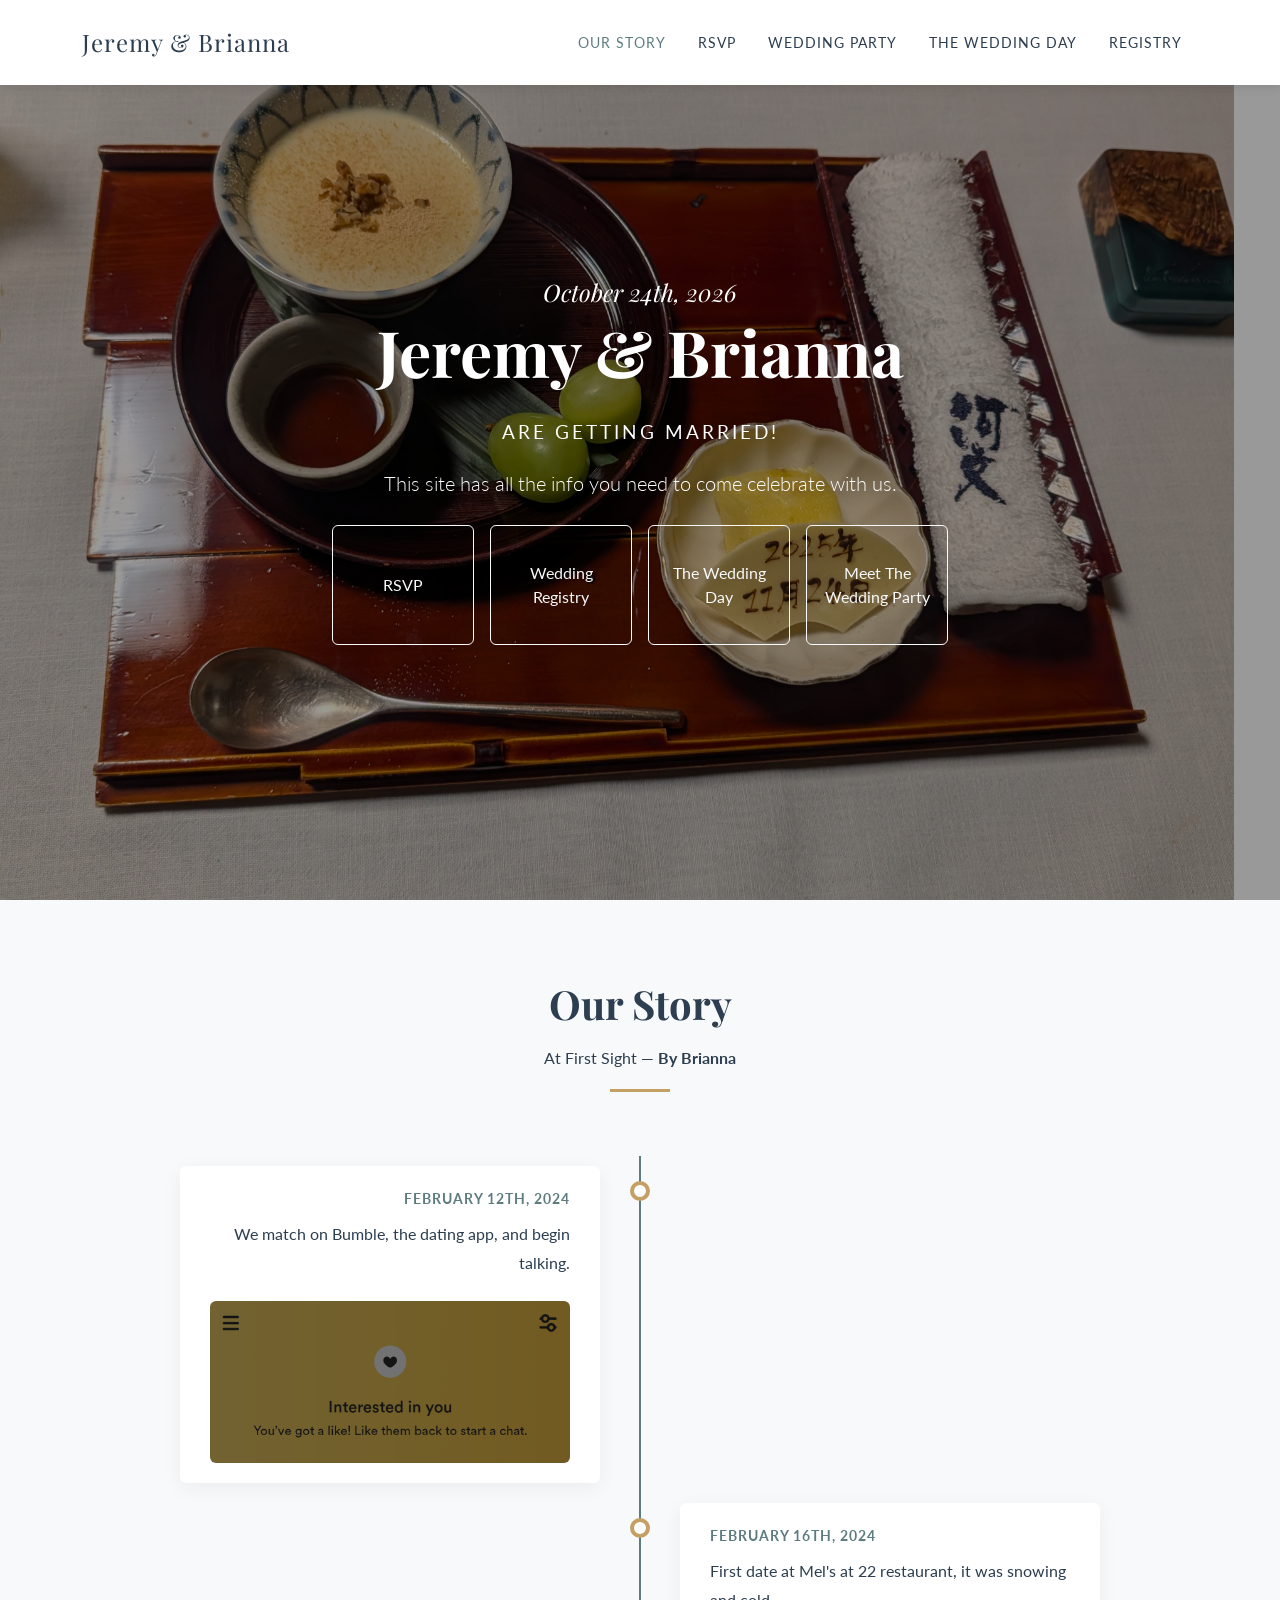
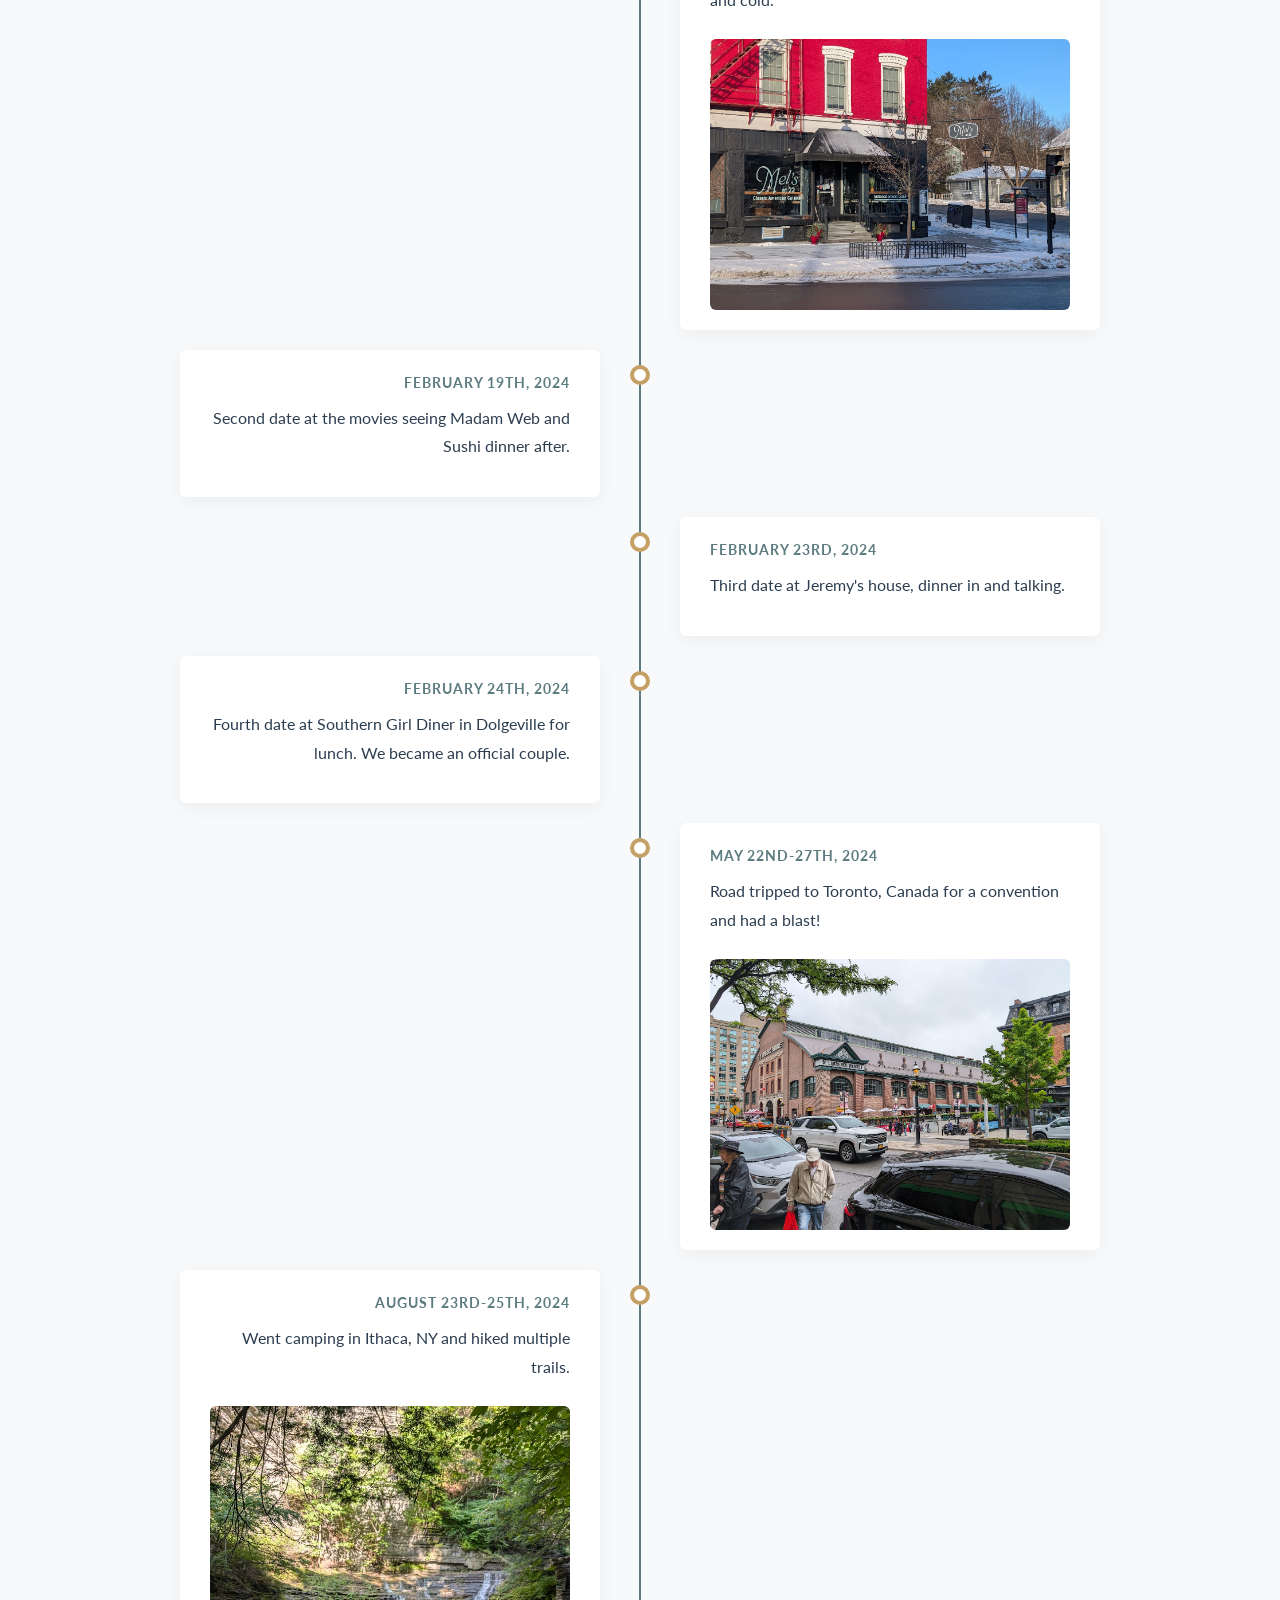
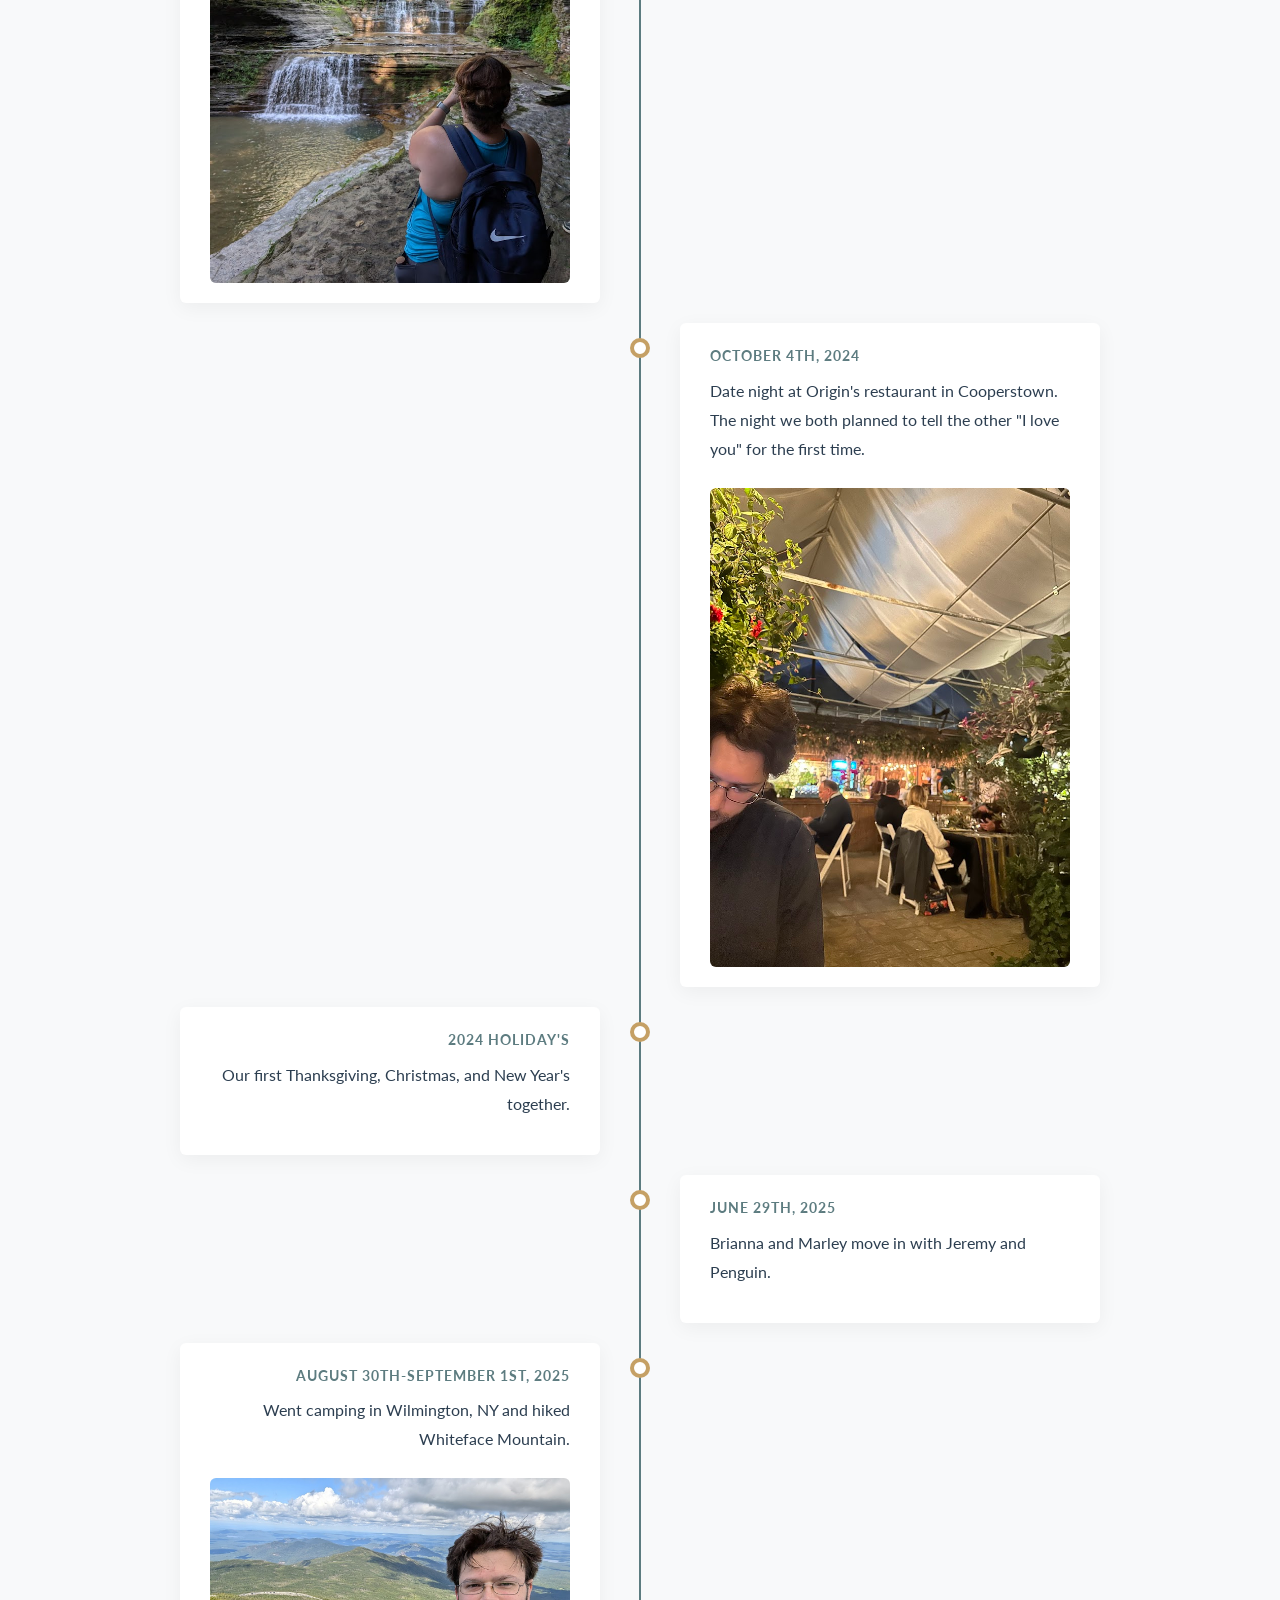
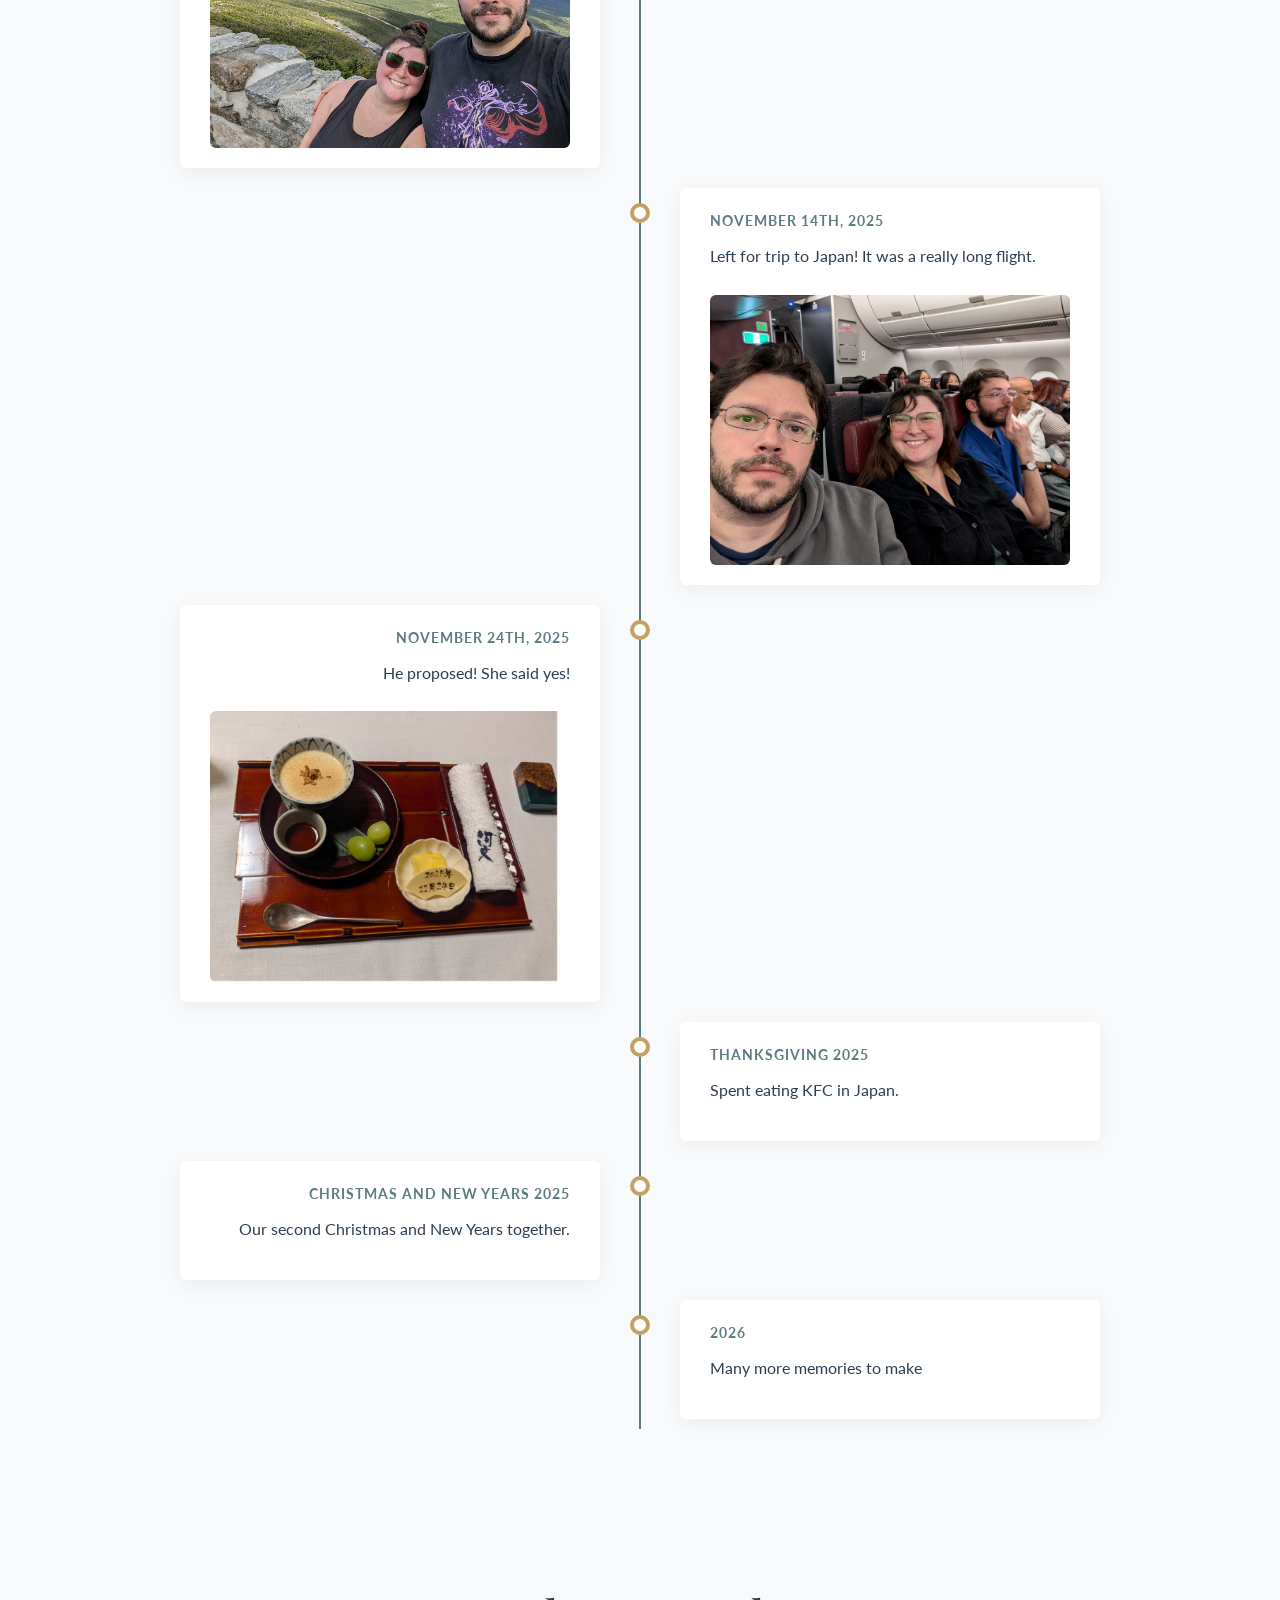
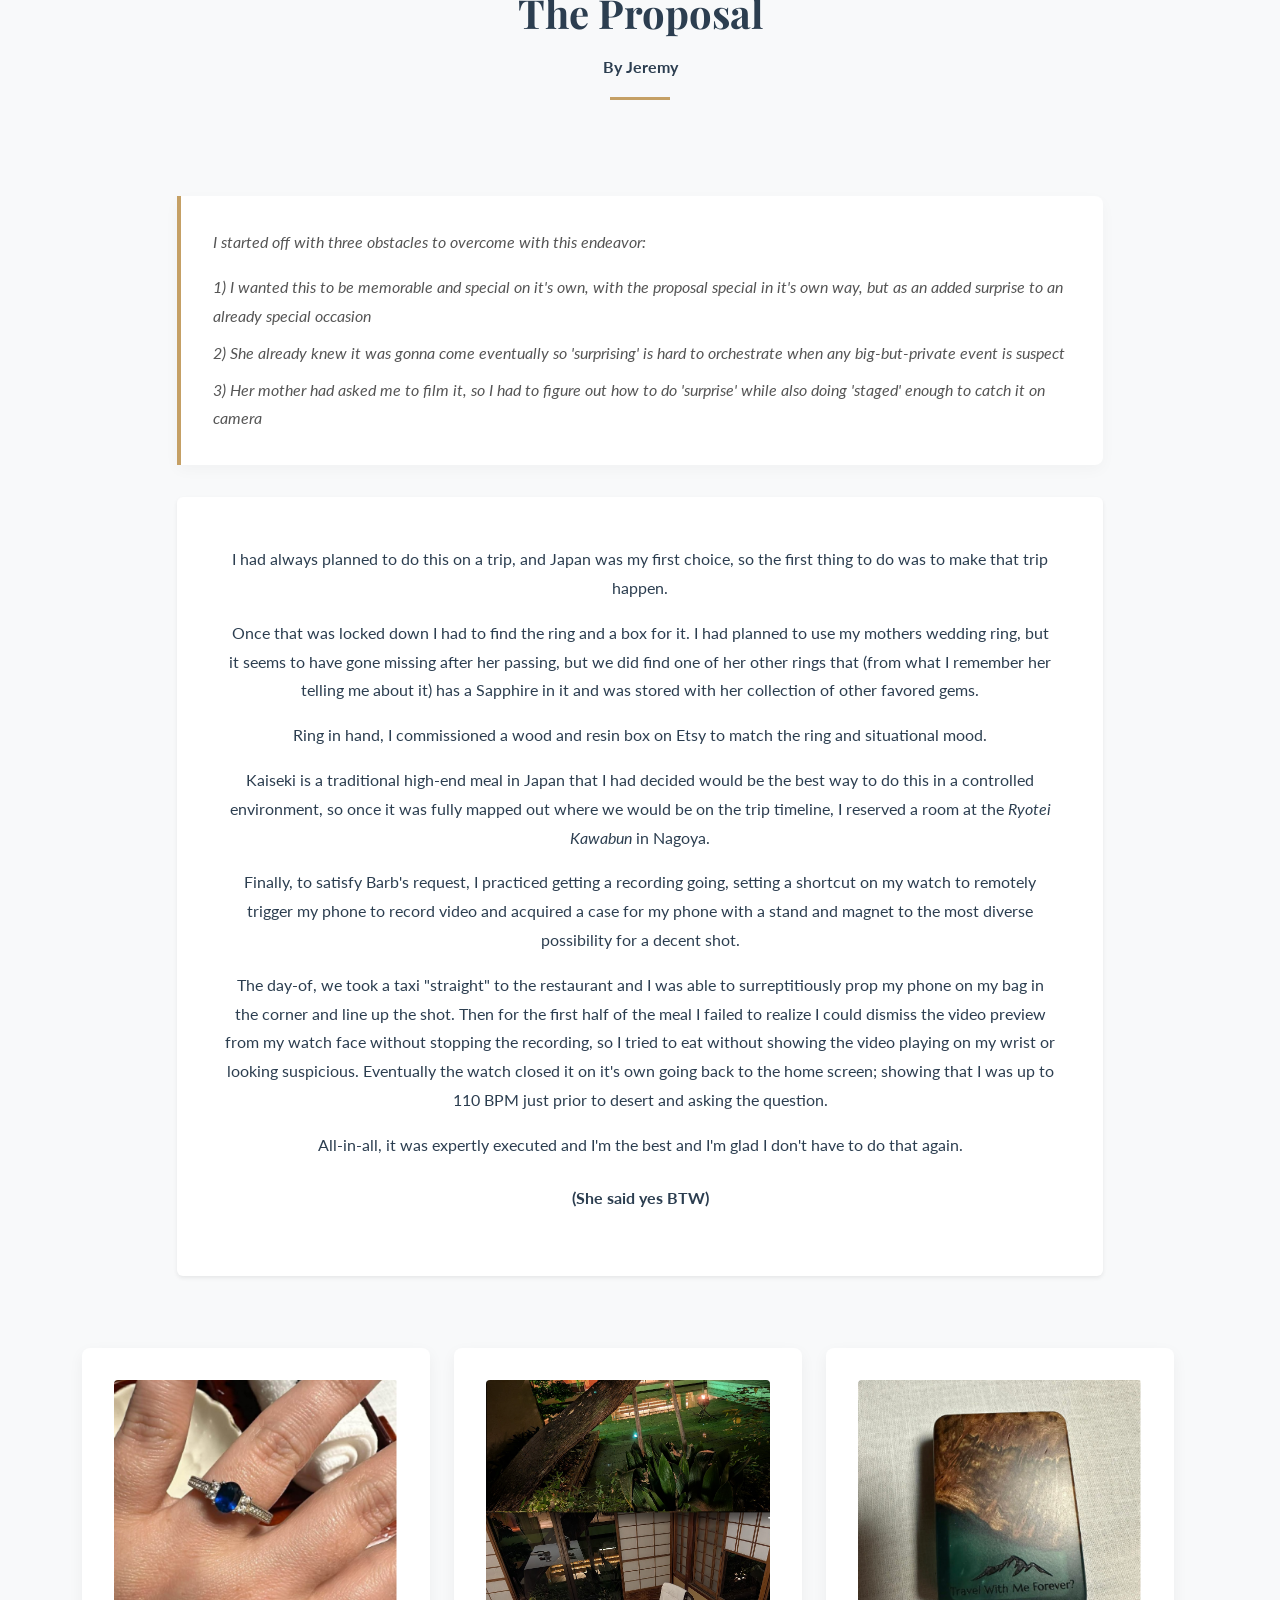
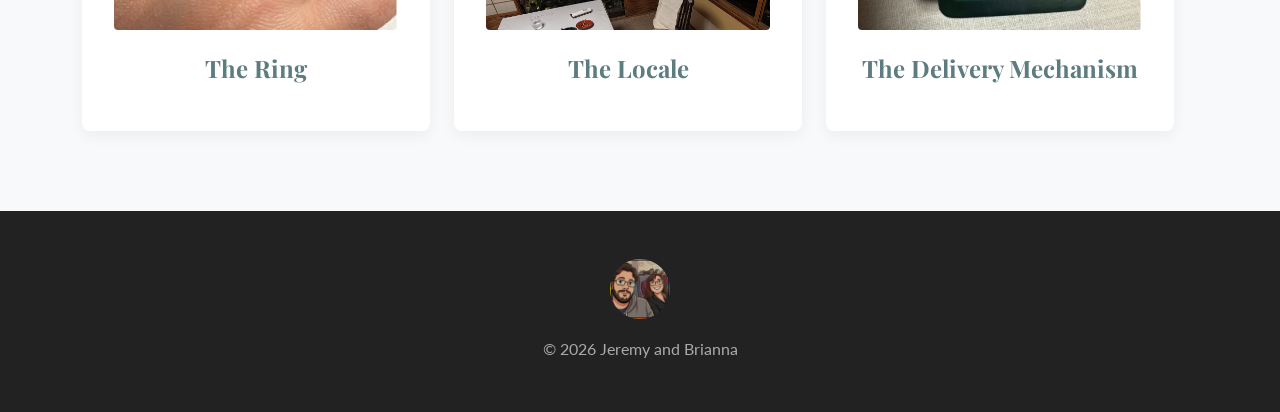
<file: index.html>
<!DOCTYPE html>
<html lang="en">
<head>
    <meta charset="UTF-8">
    <meta name="viewport" content="width=device-width, initial-scale=1.0">
    <title>Jeremy and Brianna - Our Story</title>
    
    <!-- Bootstrap 5 CSS -->
    <link href="https://cdn.jsdelivr.net/npm/bootstrap@5.3.0/dist/css/bootstrap.min.css" rel="stylesheet">
    
    <!-- Custom Fonts -->
    <link rel="preconnect" href="https://fonts.googleapis.com">
    <link rel="preconnect" href="https://fonts.gstatic.com" crossorigin>
    <link href="https://fonts.googleapis.com/css2?family=Lato:wght@300;400;700&family=Playfair+Display:ital,wght@0,400;0,700;1,400&display=swap" rel="stylesheet">
    
    <!-- Custom Styles -->
    <link href="styles.css" rel="stylesheet">
</head>
<body>
    <!-- Navigation -->
    <nav class="navbar navbar-expand-lg navbar-light fixed-top">
        <div class="container">
            <a class="navbar-brand" href="index.html">Jeremy & Brianna</a>
            <button class="navbar-toggler" type="button" data-bs-toggle="collapse" data-bs-target="#navbarNav">
                <span class="navbar-toggler-icon"></span>
            </button>
            <div class="collapse navbar-collapse" id="navbarNav">
                <ul class="navbar-nav ms-auto">
                    <li class="nav-item">
                        <a class="nav-link active" href="index.html">Our Story</a>
                    </li>
                    <li class="nav-item">
                        <a class="nav-link" href="rsvp.html">RSVP</a>
                    </li>
                    <li class="nav-item">
                        <a class="nav-link" href="wedding-party.html">Wedding Party</a>
                    </li>
                    <li class="nav-item">
                        <a class="nav-link" href="wedding-day.html">The Wedding Day</a>
                    </li>
                    <li class="nav-item">
                        <a class="nav-link" href="registry.html">Registry</a>
                    </li>
                </ul>
            </div>
        </div>
    </nav>

    <!-- Hero Section -->
<header class="hero-section">
    <div class="hero-overlay"></div>
    <div class="hero-content">
        <span class="hero-date">October 24th, 2026</span>
        <h1 class="hero-title">Jeremy & Brianna</h1>
        <span class="hero-subtitle">Are Getting Married!</span>
        <p class="lead mb-4">This site has all the info you need to come celebrate with us.</p>
        
        <div class="row g-3 justify-content-center">
            <div class="col-6 col-md-3">
                <a href="rsvp.html" class="btn btn-outline-light w-100 py-3 d-flex align-items-center justify-content-center" style="min-height: 120px;">RSVP</a>
            </div>
            <div class="col-6 col-md-3">
                <a href="registry.html" class="btn btn-outline-light w-100 py-3 d-flex align-items-center justify-content-center" style="min-height: 120px;">Wedding Registry</a>
            </div>
            <div class="col-6 col-md-3">
                <a href="wedding-day.html" class="btn btn-outline-light w-100 py-3 d-flex align-items-center justify-content-center" style="min-height: 120px;">The Wedding Day</a>
            </div>
            <div class="col-6 col-md-3">
                <a href="wedding-party.html" class="btn btn-outline-light w-100 py-3 d-flex align-items-center justify-content-center" style="min-height: 120px;">Meet The Wedding Party</a>
            </div>
        </div>
    </div>
</header>

    <!-- Our Story Timeline -->
    <section class="section-padding bg-light" id="story">
        <div class="container">
            <div class="section-title">
                <h2>Our Story</h2>
                <p>At First Sight &mdash; <strong>By Brianna</strong></p>
            </div>
            
            <div class="timeline">
                <!-- 2024 -->
                <div class="timeline-item left">
                    <div class="timeline-content">
                        <span class="timeline-date">February 12th, 2024</span>
                        <p>We match on Bumble, the dating app, and begin talking.</p>
                        <img src="assets/Bumble.png" alt="It Starts....." class="img-fluid rounded mt-2">
                    </div>
                </div>
                
                <div class="timeline-item right">
                    <div class="timeline-content">
                        <span class="timeline-date">February 16th, 2024</span>
                        <p>First date at Mel's at 22 restaurant, it was snowing and cold.</p>
                        <img src="assets/Mels.jpg" alt="Mel's in Cooperstown" class="img-fluid rounded mt-2">
                    </div>
                </div>

                <div class="timeline-item left">
                    <div class="timeline-content">
                        <span class="timeline-date">February 19th, 2024</span>
                        <p>Second date at the movies seeing Madam Web and Sushi dinner after.</p>
                    </div>
                </div>

                <div class="timeline-item right">
                    <div class="timeline-content">
                        <span class="timeline-date">February 23rd, 2024</span>
                        <p>Third date at Jeremy's house, dinner in and talking.</p>
                    </div>
                </div>

                <div class="timeline-item left">
                    <div class="timeline-content">
                        <span class="timeline-date">February 24th, 2024</span>
                        <p>Fourth date at Southern Girl Diner in Dolgeville for lunch. We became an official couple.</p>
                    </div>
                </div>

                <div class="timeline-item right">
                    <div class="timeline-content">
                        <span class="timeline-date">May 22nd-27th, 2024</span>
                        <p>Road tripped to Toronto, Canada for a convention and had a blast!</p>
                        <img src="assets/Toronto.jpg" alt="Toronto" class="img-fluid rounded mt-2">
                    </div>
                </div>

                <div class="timeline-item left">
                    <div class="timeline-content">
                        <span class="timeline-date">August 23rd-25th, 2024</span>
                        <p>Went camping in Ithaca, NY and hiked multiple trails.</p>
                        <img src="assets/Ithica.jpg" alt="Ithica" class="img-fluid rounded mt-2">
                    </div>
                </div>

                <div class="timeline-item right">
                    <div class="timeline-content">
                        <span class="timeline-date">October 4th, 2024</span>
                        <p>Date night at Origin's restaurant in Cooperstown. The night we both planned to tell the other "I love you" for the first time.</p>
                        <img src="assets/Origins.jpg" alt="Origins Cafe" class="img-fluid rounded mt-2">
                    </div>
                </div>

                <div class="timeline-item left">
                    <div class="timeline-content">
                        <span class="timeline-date">2024 Holiday's</span>
                        <p>Our first Thanksgiving, Christmas, and New Year's together.</p>
                    </div>
                </div>

                <!-- 2025 -->
                <div class="timeline-item right">
                    <div class="timeline-content">
                        <span class="timeline-date">June 29th, 2025</span>
                        <p>Brianna and Marley move in with Jeremy and Penguin.</p>
                    </div>
                </div>

                <div class="timeline-item left">
                    <div class="timeline-content">
                        <span class="timeline-date">August 30th-September 1st, 2025</span>
                        <p>Went camping in Wilmington, NY and hiked Whiteface Mountain.</p>
                        <img src="assets/whiteface.jpg" alt="Whiteface Mountain" class="img-fluid rounded mt-2">
                    </div>
                </div>

                <div class="timeline-item right">
                    <div class="timeline-content">
                        <span class="timeline-date">November 14th, 2025</span>
                        <p>Left for trip to Japan! It was a really long flight.</p>
                        <img src="assets/jeremy-brianna-plane.jpg" alt="Japan Trip" class="img-fluid rounded mt-2">
                    </div>
                </div>

                <div class="timeline-item left">
                    <div class="timeline-content">
                        <span class="timeline-date">November 24th, 2025</span>
                        <p>He proposed! She said yes!</p>
                        <img src="assets/Proposal.jpg" alt="Japan Trip" class="img-fluid rounded mt-2">
                    </div>
                </div>

                <div class="timeline-item right">
                    <div class="timeline-content">
                        <span class="timeline-date">Thanksgiving 2025</span>
                        <p>Spent eating KFC in Japan.</p>
                    </div>
                </div>

                <div class="timeline-item left">
                    <div class="timeline-content">
                        <span class="timeline-date">Christmas and New Years 2025</span>
                        <p>Our second Christmas and New Years together.</p>
                    </div>
                </div>

                <!-- 2026 -->
                <div class="timeline-item right">
                    <div class="timeline-content">
                        <span class="timeline-date">2026</span>
                        <p>Many more memories to make</p>
                    </div>
                </div>
            </div>
        </div>
    </section>

    <!-- Proposal Section -->
    <section class="section-padding proposal-section">
        <div class="container">
            <div class="section-title">
                <h2>The Proposal</h2>
                <p><strong>By Jeremy</strong></p>
            </div>

            <div class="row mb-5 justify-content-center">
                <div class="col-lg-10">
                    <div class="quote-box">
                        <p class="mb-3">I started off with three obstacles to overcome with this endeavor:</p>
                        <ul class="list-unstyled mb-0">
                            <li class="mb-2">1) I wanted this to be memorable and special on it's own, with the proposal special in it's own way, but as an added surprise to an already special occasion</li>
                            <li class="mb-2">2) She already knew it was gonna come eventually so 'surprising' is hard to orchestrate when any big-but-private event is suspect</li>
                            <li>3) Her mother had asked me to film it, so I had to figure out how to do 'surprise' while also doing 'staged' enough to catch it on camera</li>
                        </ul>
                    </div>

                    <div class="bg-white p-4 p-md-5 rounded shadow-sm" style="text-align: center;">
                        <p>I had always planned to do this on a trip, and Japan was my first choice, so the first thing to do was to make that trip happen.</p>
                        
                        <p>Once that was locked down I had to find the ring and a box for it. I had planned to use my mothers wedding ring, but it seems to have gone missing after her passing, but we did find one of her other rings that (from what I remember her telling me about it) has a Sapphire in it and was stored with her collection of other favored gems.</p>
                        
                        <p>Ring in hand, I commissioned a wood and resin box on Etsy to match the ring and situational mood.</p>
                        
                        <p>Kaiseki is a traditional high-end meal in Japan that I had decided would be the best way to do this in a controlled environment, so once it was fully mapped out where we would be on the trip timeline, I reserved a room at the <em>Ryotei Kawabun</em> in Nagoya.</p>
                        
                        <p>Finally, to satisfy Barb's request, I practiced getting a recording going, setting a shortcut on my watch to remotely trigger my phone to record video and acquired a case for my phone with a stand and magnet to the most diverse possibility for a decent shot.</p>
                        
                        <p>The day-of, we took a taxi "straight" to the restaurant and I was able to surreptitiously prop my phone on my bag in the corner and line up the shot. Then for the first half of the meal I failed to realize I could dismiss the video preview from my watch face without stopping the recording, so I tried to eat without showing the video playing on my wrist or looking suspicious. Eventually the watch closed it on it's own going back to the home screen; showing that I was up to 110 BPM just prior to desert and asking the question.</p>
                        
                        <p>All-in-all, it was expertly executed and I'm the best and I'm glad I don't have to do that again.</p>
                        
                        <p class="text-center mt-4"><strong>(She said yes BTW)</strong></p>
                    </div>
                </div>
            </div>

            <div class="row g-4">
                <div class="row g-4">
                    <div class="col-12 col-md-4">
                        <div class="proposal-card">
                            <img src="assets/the-ring.png" alt="The Ring" class="img-fluid">
                            <h4>The Ring</h4>
                        </div>
                    </div>
                    <div class="col-12 col-md-4">
                        <div class="proposal-card">
                            <img src="assets/locale.png" alt="The Locale" class="img-fluid">
                            <h4>The Locale</h4>
                        </div>
                    </div>
                    <div class="col-12 col-md-4">
                        <div class="proposal-card">
                            <img src="assets/delivery-mechanism.png" alt="The Delivery Mechanism" class="img-fluid">
                            <h4>The Delivery Mechanism</h4>
                        </div>
                    </div>
                </div>
    </section>

    <!-- Footer -->
    <footer>
        <div class="container">
            <img src="assets/jeremy-brianna-toon.png" alt="Cartoon" class="footer-icon rounded-circle">
            <p class="mb-0">© 2026 Jeremy and Brianna</p>
        </div>
    </footer>

    <!-- Bootstrap 5 JS Bundle -->
    <script src="https://cdn.jsdelivr.net/npm/bootstrap@5.3.0/dist/js/bootstrap.bundle.min.js"></script>
    <script>
        // Navbar background change on scroll
        window.addEventListener('scroll', function() {
            if (window.scrollY > 50) {
                document.querySelector('.navbar').classList.add('bg-white');
                document.querySelector('.navbar').classList.remove('navbar-dark');
                document.querySelector('.navbar').classList.add('navbar-light');
            } else {
                // Keep it light permanently in this design as per CSS, but if we wanted transparent at top:
                // document.querySelector('.navbar').classList.remove('bg-white');
            }
        });
    </script>
</body>
</html>
</file>
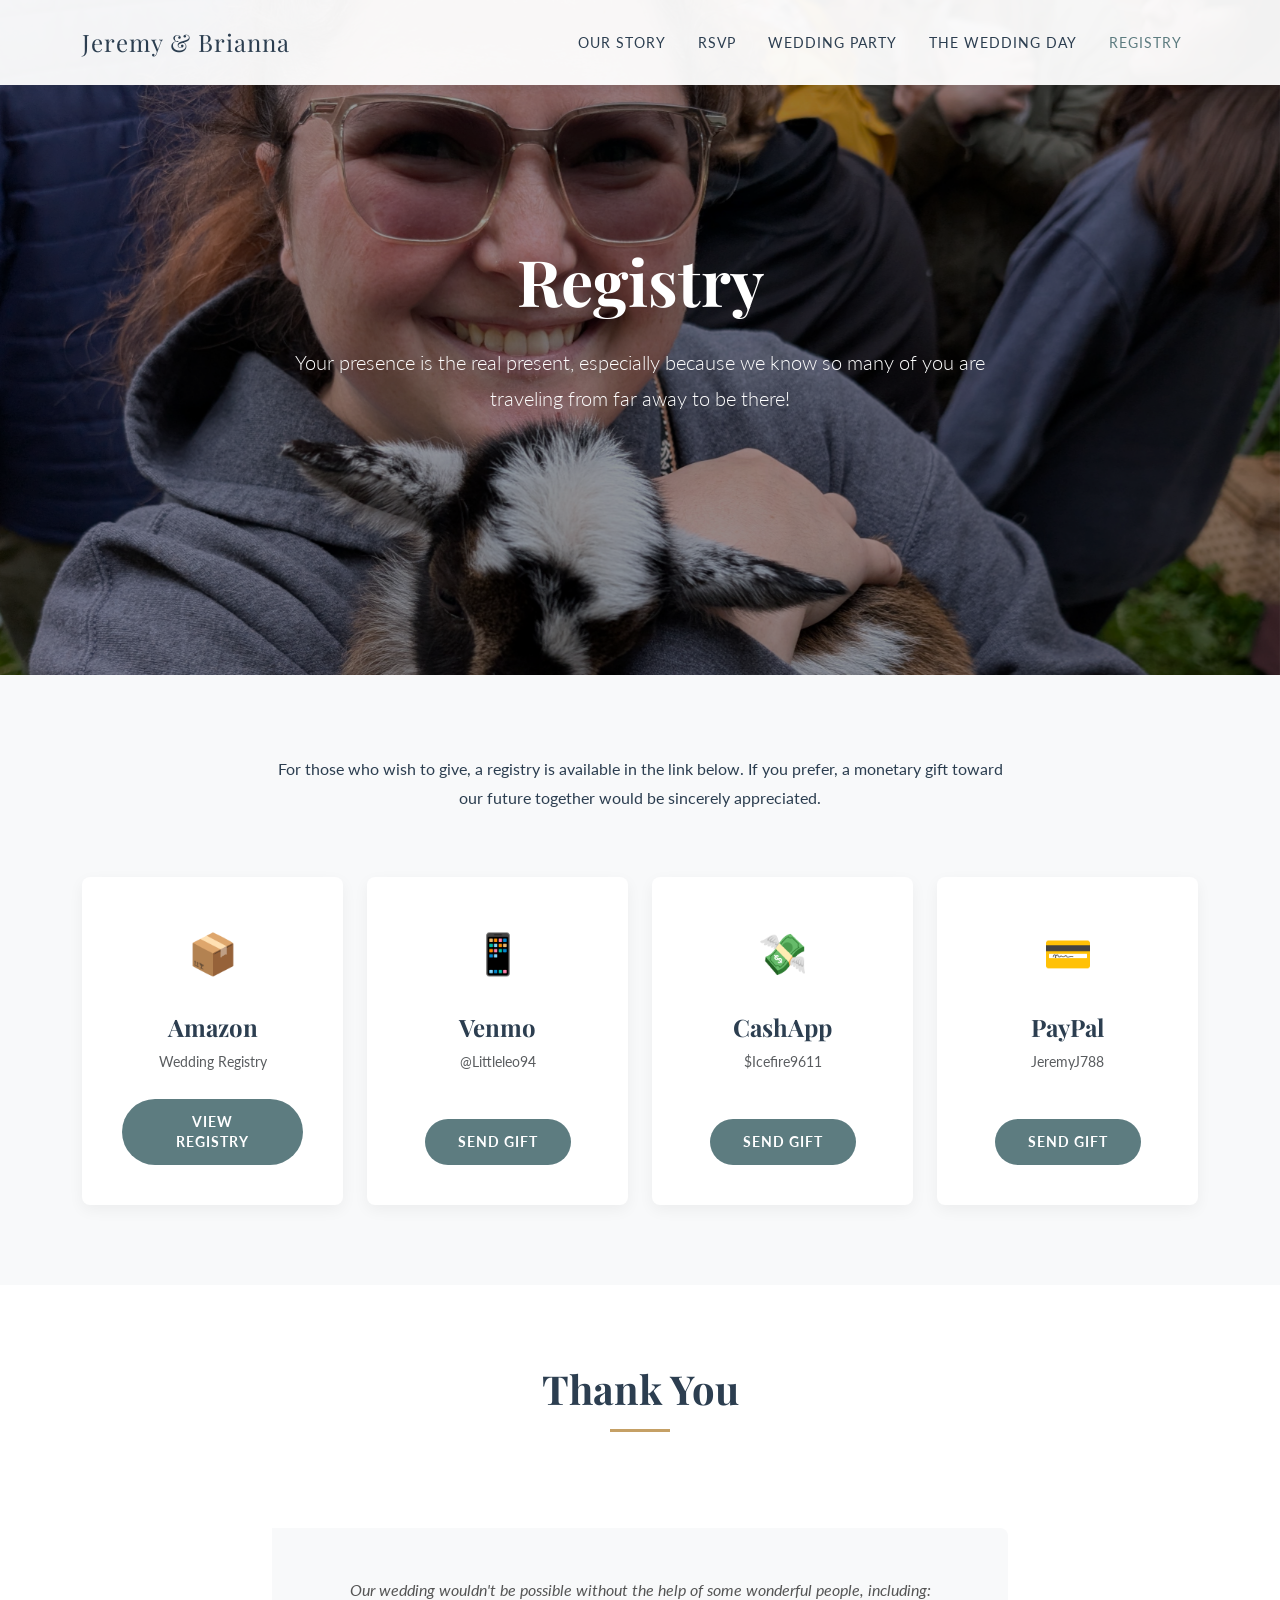
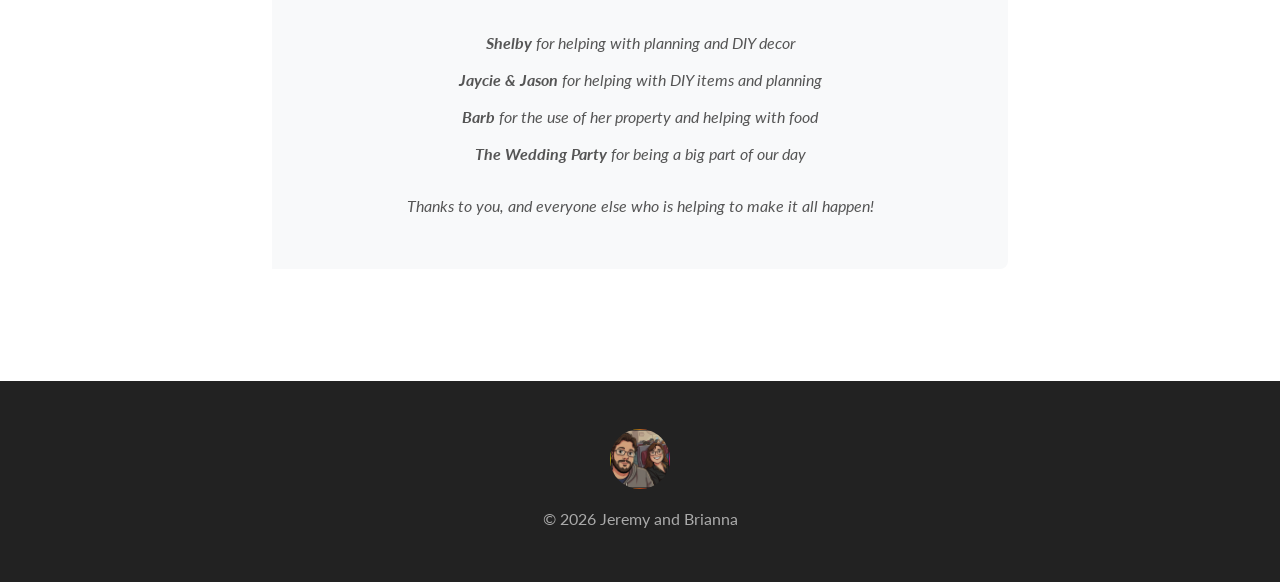
<file: registry.html>
<!DOCTYPE html>
<html lang="en">

<head>
    <meta charset="UTF-8">
    <meta name="viewport" content="width=device-width, initial-scale=1.0">
    <title>Jeremy and Brianna - Registry</title>

    <!-- Bootstrap 5 CSS -->
    <link href="https://cdn.jsdelivr.net/npm/bootstrap@5.3.0/dist/css/bootstrap.min.css" rel="stylesheet">

    <!-- Custom Fonts -->
    <link rel="preconnect" href="https://fonts.googleapis.com">
    <link rel="preconnect" href="https://fonts.gstatic.com" crossorigin>
    <link
        href="https://fonts.googleapis.com/css2?family=Lato:wght@300;400;700&family=Playfair+Display:ital,wght@0,400;0,700;1,400&display=swap"
        rel="stylesheet">

    <!-- Custom Styles -->
    <link href="styles.css" rel="stylesheet">
    <style>
        .registry-card {
            background: white;
            padding: 2.5rem;
            border-radius: 8px;
            box-shadow: 0 5px 15px rgba(0, 0, 0, 0.05);
            text-align: center;
            height: 100%;
            transition: transform 0.3s;
            display: flex;
            flex-direction: column;
            justify-content: center;
            align-items: center;
        }

        .registry-card:hover {
            transform: translateY(-5px);
        }

        .registry-icon {
            font-size: 2.5rem;
            color: var(--primary-color);
            margin-bottom: 1.5rem;
        }

        .btn-registry {
            background-color: var(--primary-color);
            color: white;
            padding: 0.75rem 2rem;
            border-radius: 50px;
            text-transform: uppercase;
            letter-spacing: 1px;
            font-size: 0.85rem;
            font-weight: 700;
            margin-top: auto;
        }

        .btn-registry:hover {
            background-color: var(--accent-color);
            color: white;
        }
    </style>
</head>

<body>
    <!-- Navigation -->
    <nav class="navbar navbar-expand-lg navbar-light fixed-top">
        <div class="container">
            <a class="navbar-brand" href="index.html">Jeremy & Brianna</a>
            <button class="navbar-toggler" type="button" data-bs-toggle="collapse" data-bs-target="#navbarNav">
                <span class="navbar-toggler-icon"></span>
            </button>
            <div class="collapse navbar-collapse" id="navbarNav">
                <ul class="navbar-nav ms-auto">
                    <li class="nav-item">
                        <a class="nav-link" href="index.html">Our Story</a>
                    </li>
                    <li class="nav-item">
                        <a class="nav-link" href="rsvp.html">RSVP</a>
                    </li>
                    <li class="nav-item">
                        <a class="nav-link" href="wedding-party.html">Wedding Party</a>
                    </li>
                    <li class="nav-item">
                        <a class="nav-link" href="wedding-day.html">The Wedding Day</a>
                    </li>
                    <li class="nav-item">
                        <a class="nav-link active" href="registry.html">Registry</a>
                    </li>
                </ul>
            </div>
        </div>
    </nav>

    <!-- Hero Section -->
    <header class="hero-section" style="height: 75vh; min-height: 450px; background-image: url('assets/brianna-goat.jpg');">
        <div class="hero-overlay"></div>
        <div class="hero-content">
            <h1 class="hero-title">Registry</h1>
            <p class="lead">Your presence is the real present, especially because we know so many of you are traveling
                from far away to be there!</p>
        </div>
    </header>

    <!-- Registry Info -->
    <section class="section-padding bg-light">
        <div class="container">
            <div class="row justify-content-center mb-5">
                <div class="col-lg-8 text-center">
                    <p>For those who wish to give, a registry is available in the link below. If you prefer, a monetary
                        gift toward our future together would be sincerely appreciated.</p>
                </div>
            </div>

            <div class="row g-4 justify-content-center">
                <div class="col-md-3">
                    <div class="registry-card">
                        <div class="registry-icon">📦</div>
                        <h4>Amazon</h4>
                        <p class="small text-muted mb-4">Wedding Registry</p>
                        <a href="https://www.amazon.com/wedding/guest-view/2AH0WF4XXY84A" target="_blank"
                            class="btn btn-registry">View Registry</a>
                    </div>
                </div>
                <div class="col-md-3">
                    <div class="registry-card">
                        <div class="registry-icon">📱</div>
                        <h4>Venmo</h4>
                        <p class="small text-muted mb-4">@Littleleo94</p>
                        <a href="https://account.venmo.com/u/Littleleo94" target="_blank" class="btn btn-registry">Send
                            Gift</a>
                    </div>
                </div>
                <div class="col-md-3">
                    <div class="registry-card">
                        <div class="registry-icon">💸</div>
                        <h4>CashApp</h4>
                        <p class="small text-muted mb-4">$Icefire9611</p>
                        <a href="https://cash.app/$Icefire9611" target="_blank" class="btn btn-registry">Send Gift</a>
                    </div>
                </div>
                <div class="col-md-3">
                    <div class="registry-card">
                        <div class="registry-icon">💳</div>
                        <h4>PayPal</h4>
                        <p class="small text-muted mb-4">JeremyJ788</p>
                        <a href="https://www.paypal.com/paypalme/JeremyJ788" target="_blank"
                            class="btn btn-registry">Send Gift</a>
                    </div>
                </div>
            </div>
        </div>
    </section>

    <!-- Thank You Section -->
    <section class="section-padding bg-white">
        <div class="container">
            <div class="section-title">
                <h2>Thank You</h2>
            </div>
            <div class="row justify-content-center">
                <div class="col-lg-8">
                    <div class="quote-box text-center border-0 shadow-none bg-light p-5">
                        <p class="mb-4">Our wedding wouldn't be possible without the help of some wonderful people,
                            including:</p>
                        <ul class="list-unstyled">
                            <li class="mb-2"><strong>Shelby</strong> for helping with planning and DIY decor</li>
                            <li class="mb-2"><strong>Jaycie & Jason</strong> for helping with DIY items and planning
                            </li>
                            <li class="mb-2"><strong>Barb</strong> for the use of her property and helping with food
                            </li>
                            <li><strong>The Wedding Party</strong> for being a big part of our day</li>
                        </ul>
                        <p class="mt-4 mb-0">Thanks to you, and everyone else who is helping to make it all happen!</p>
                    </div>
                </div>
            </div>
        </div>
    </section>

    <!-- Footer -->
    <footer>
        <div class="container">
            <img src="assets/jeremy-brianna-toon.png" alt="Cartoon" class="footer-icon rounded-circle">
            <p class="mb-0">&copy; 2026 Jeremy and Brianna</p>
        </div>
    </footer>

    <!-- Bootstrap 5 JS Bundle -->
    <script src="https://cdn.jsdelivr.net/npm/bootstrap@5.3.0/dist/js/bootstrap.bundle.min.js"></script>
</body>

</html>
</file>
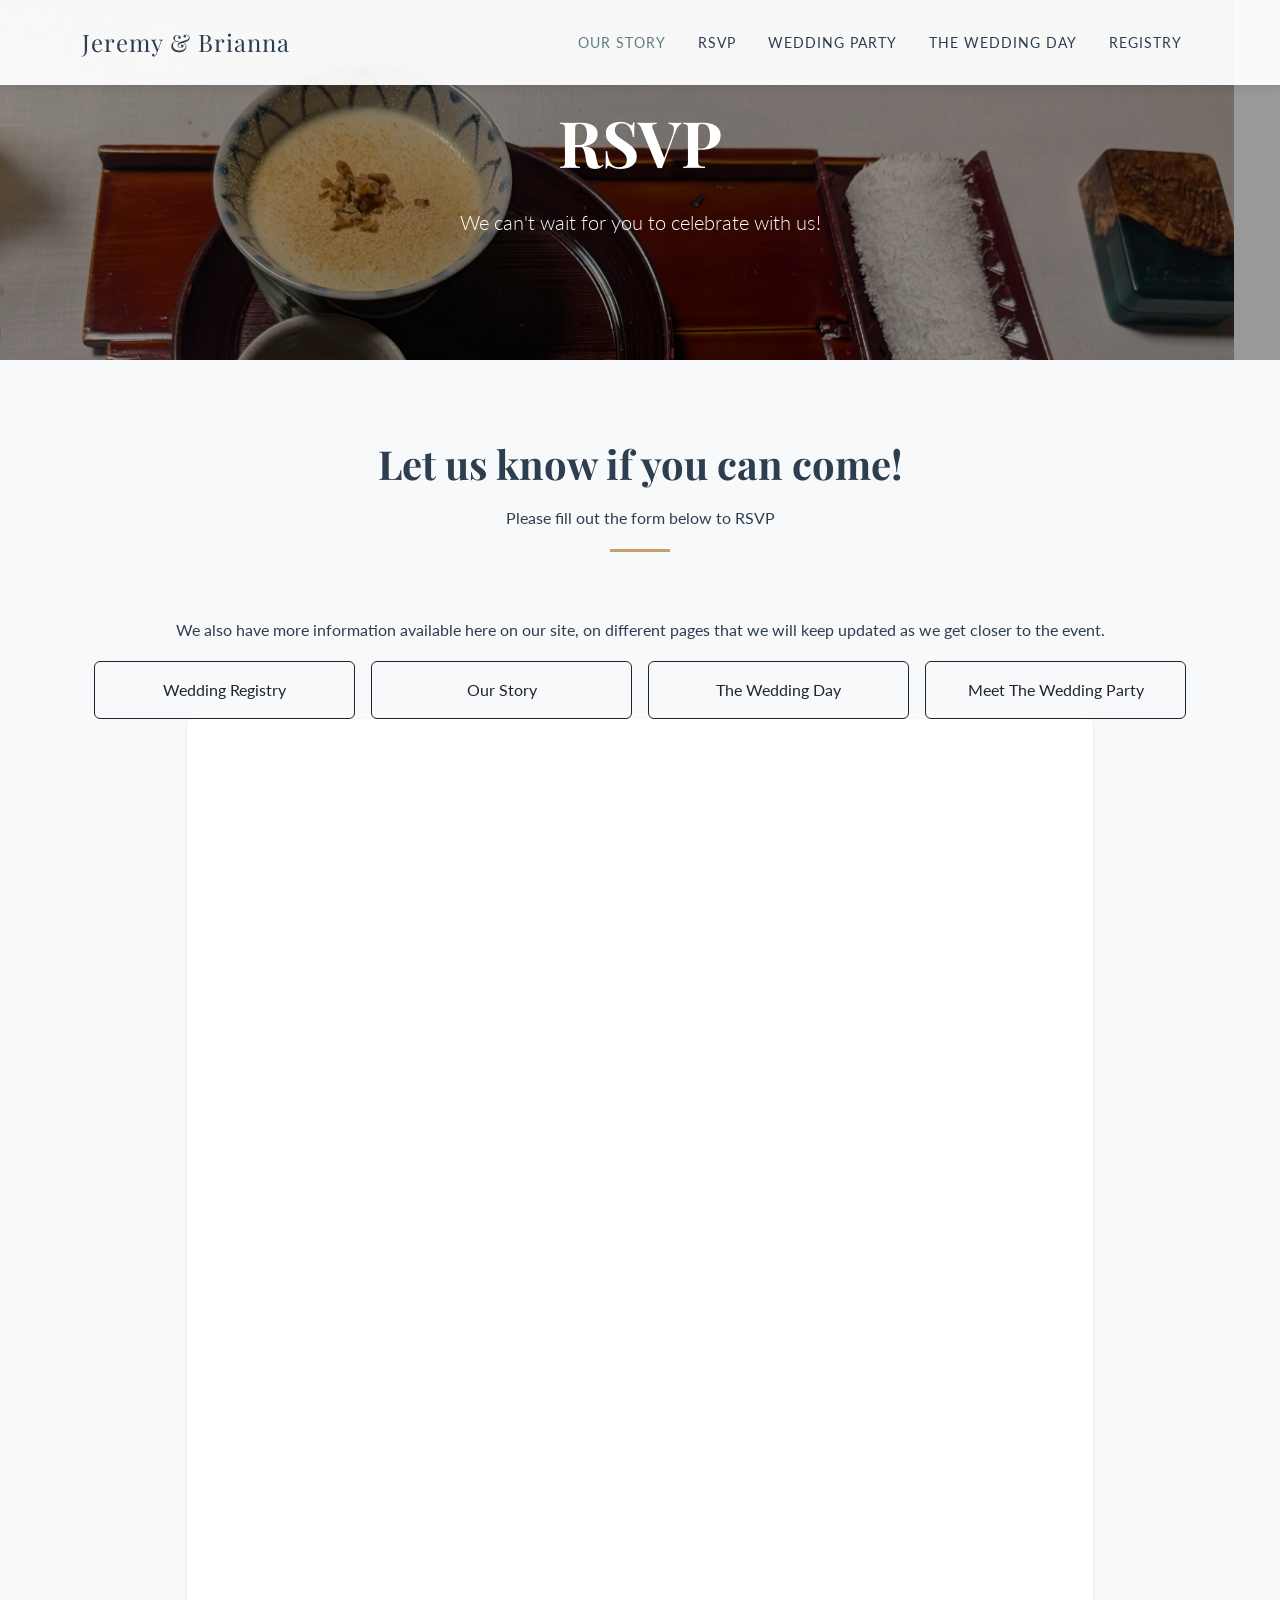
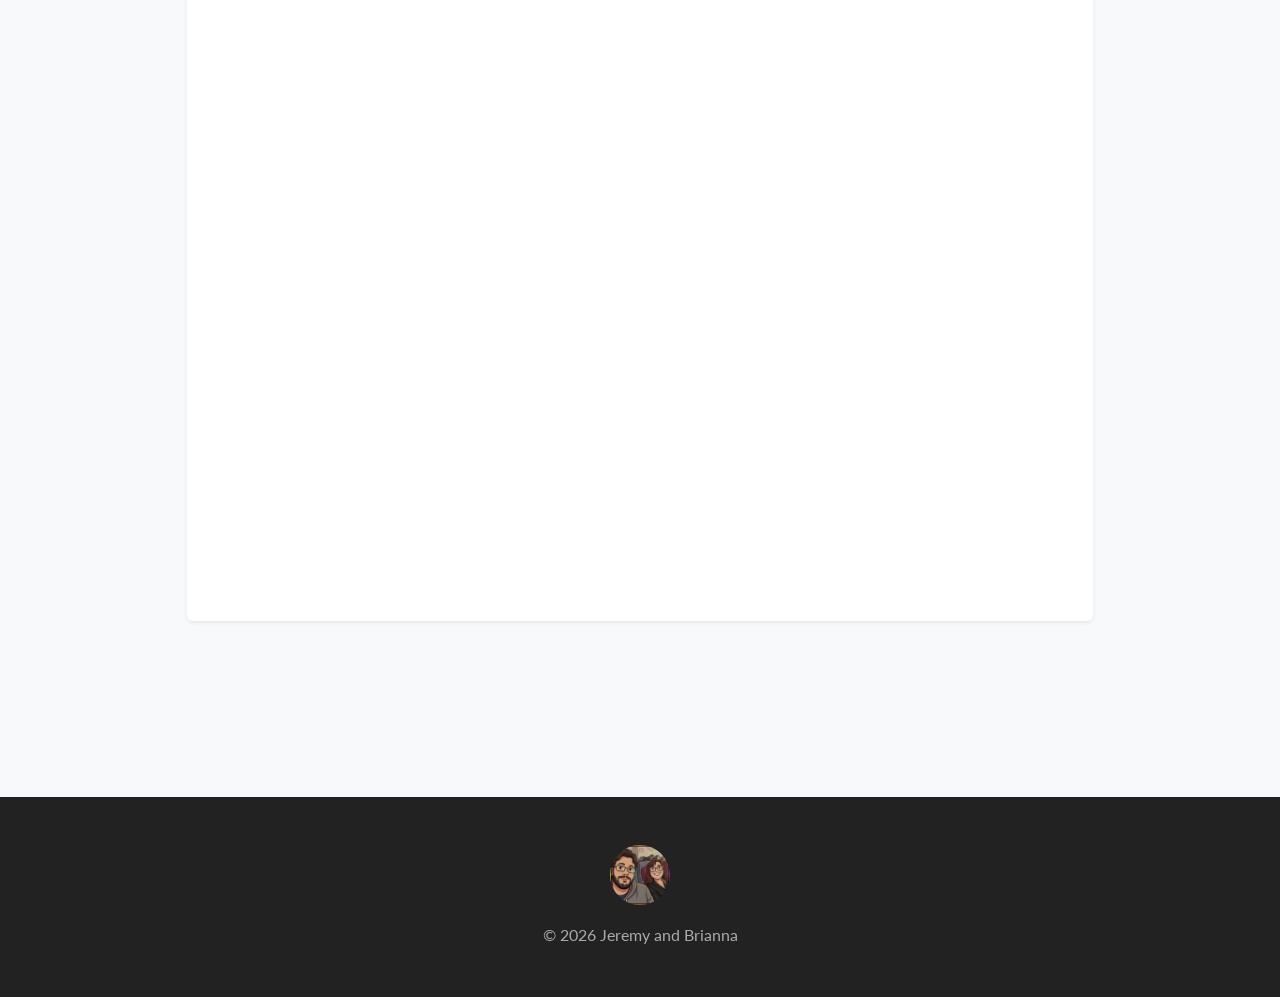
<file: rsvp.html>
<!DOCTYPE html>
<html lang="en">
<head>
    <meta charset="UTF-8">
    <meta name="viewport" content="width=device-width, initial-scale=1.0">
    <title>Jeremy and Brianna - RSVP</title>

    <!-- Bootstrap 5 CSS -->
    <link href="https://cdn.jsdelivr.net/npm/bootstrap@5.3.0/dist/css/bootstrap.min.css" rel="stylesheet">

    <!-- Custom Fonts -->
    <link rel="preconnect" href="https://fonts.googleapis.com">
    <link rel="preconnect" href="https://fonts.gstatic.com" crossorigin>
    <link href="https://fonts.googleapis.com/css2?family=Lato:wght@300;400;700&family=Playfair+Display:ital,wght@0,400;0,700;1,400&display=swap" rel="stylesheet">

    <!-- Custom Styles -->
    <link href="styles.css" rel="stylesheet">
    <style>
      <style>
    /* This container holds the iframe */
    .rsvp-container {
        width: 100%;
        /* We remove the position:relative and padding-top tricks */
    }

    .rsvp-iframe {
        width: 100%;
        /* This is the magic number from the page you shared */
        height: 1486px; 
        border: none;
        display: block;
    }

    /* Adjust the height for mobile specifically if it still feels off */
    @media (max-width: 768px) {
        .rsvp-iframe {
            /* Mobile forms often stack elements, making them even taller */
            height: 1600px; 
        }
    }
</style>
    </style>
</head>
<body>
    <!-- Navigation -->
    <nav class="navbar navbar-expand-lg navbar-light fixed-top">
        <div class="container">
            <a class="navbar-brand" href="index.html">Jeremy & Brianna</a>
            <button class="navbar-toggler" type="button" data-bs-toggle="collapse" data-bs-target="#navbarNav">
                <span class="navbar-toggler-icon"></span>
            </button>
            <div class="collapse navbar-collapse" id="navbarNav">
                <ul class="navbar-nav ms-auto">
                    <li class="nav-item">
                        <a class="nav-link active" href="index.html">Our Story</a>
                    </li>
                    <li class="nav-item">
                        <a class="nav-link" href="rsvp.html">RSVP</a>
                    </li>
                    <li class="nav-item">
                        <a class="nav-link" href="wedding-party.html">Wedding Party</a>
                    </li>
                    <li class="nav-item">
                        <a class="nav-link" href="wedding-day.html">The Wedding Day</a>
                    </li>
                    <li class="nav-item">
                        <a class="nav-link" href="registry.html">Registry</a>
                    </li>
                </ul>
            </div>
        </div>
    </nav>

    <!-- Hero Section -->
    <header class="hero-section" style="height: 40vh; min-height: 300px; background-image: url('assets/Proposal.jpg');">
        <div class="hero-overlay"></div>
        <div class="hero-content">
            <h1 class="hero-title">RSVP</h1>
            <p class="lead">We can't wait for you to celebrate with us!</p>
        </div>
    </header>

    <!-- RSVP Section -->
    <section class="section-padding bg-light">
        <div class="container">
            <div class="section-title">
                <h2>Let us know if you can come!</h2>
                <p>Please fill out the form below to RSVP</p>
            </div>
            <p class="text-center">We also have more information available here on our site, on different pages that we will keep updated as we get closer to the event.</p>
            <div class="container mb-5">
                <div class="row g-3 justify-content-center">
                    <div class="col-6 col-md-3">
                        <a href="registry.html" class="btn btn-outline-dark w-100 py-3 d-flex align-items-center justify-content-center" style="height: 100%;">Wedding Registry</a>
                    </div>
                    <div class="col-6 col-md-3">
                        <a href="index.html" class="btn btn-outline-dark w-100 py-3 d-flex align-items-center justify-content-center" style="height: 100%;">Our Story</a>
                    </div>
                    <div class="col-12 col-md-3">
                        <a href="wedding-day.html" class="btn btn-outline-dark w-100 py-3 d-flex align-items-center justify-content-center" style="height: 100%;">The Wedding Day</a>
                    </div>
                    <div class="col-12 col-md-3">
                        <a href="wedding-party.html" class="btn btn-outline-dark w-100 py-3 d-flex align-items-center justify-content-center" style="height: 100%;">Meet The Wedding Party</a>
                    </div>
                </div>
            <div class="row justify-content-center">
                <div class="col-lg-10">
                    <div class="bg-white p-2 rounded shadow-sm">
                        <div class="rsvp-container">
                            <iframe class="rsvp-iframe" 
                            src="https://docs.google.com/forms/d/e/1FAIpQLSeIpNC0ECUROrbgF67CG_jDh2G7xozoyOmjdgaZsKlCUB_qnQ/viewform?embedded=true" 
                            frameborder="0" 
                            marginheight="0" 
                            marginwidth="0"
                            allowfullscreen>
                        Loading…
                    </iframe>
                        </div>
                    </div>

                    <div class="text-center mt-5">
                    </div>
                </div>
            </div>
        </div>
    </section>

    <!-- Footer -->
    <footer>
        <div class="container">
            <img src="assets/jeremy-brianna-toon.png" alt="Cartoon" class="footer-icon rounded-circle">
            <p class="mb-0">&copy; 2026 Jeremy and Brianna</p>
        </div>
    </footer>

    <!-- Bootstrap 5 JS Bundle -->
    <script src="https://cdn.jsdelivr.net/npm/bootstrap@5.3.0/dist/js/bootstrap.bundle.min.js"></script>
</body>
</html>
</file>
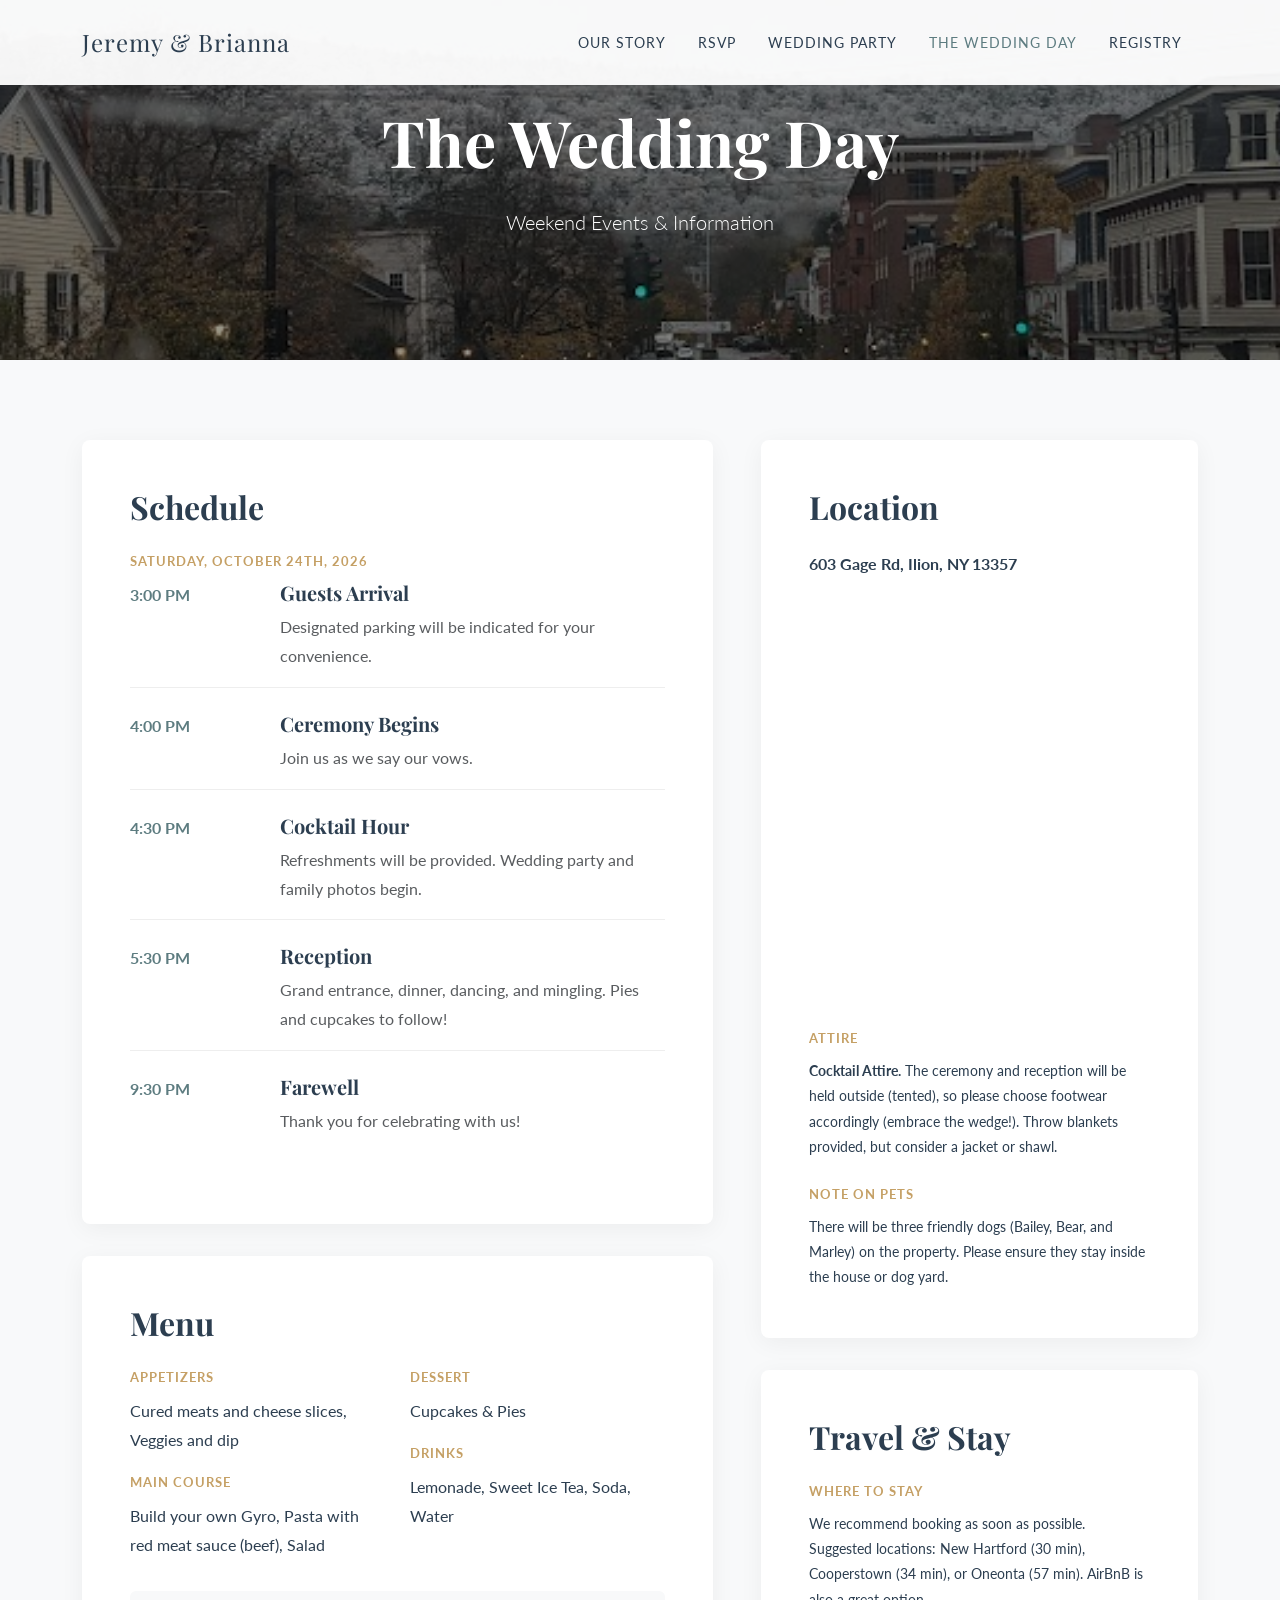
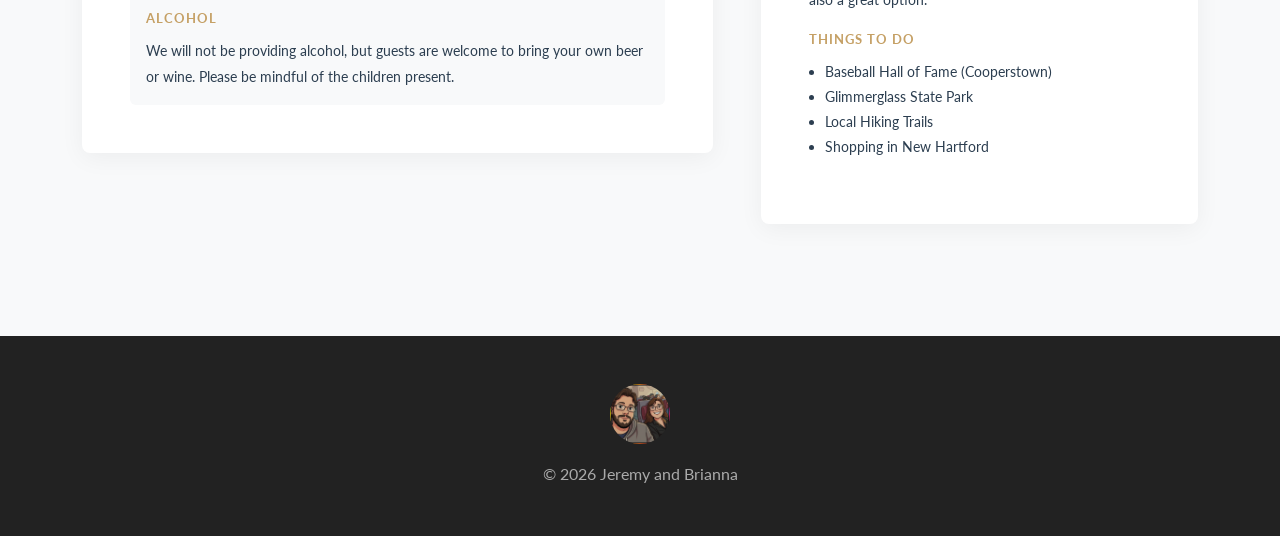
<file: wedding-day.html>
<!DOCTYPE html>
<html lang="en">
<head>
    <meta charset="UTF-8">
    <meta name="viewport" content="width=device-width, initial-scale=1.0">
    <title>Jeremy and Brianna - The Wedding Day</title>

    <!-- Bootstrap 5 CSS -->
    <link href="https://cdn.jsdelivr.net/npm/bootstrap@5.3.0/dist/css/bootstrap.min.css" rel="stylesheet">

    <!-- Custom Fonts -->
    <link rel="preconnect" href="https://fonts.googleapis.com">
    <link rel="preconnect" href="https://fonts.gstatic.com" crossorigin>
    <link href="https://fonts.googleapis.com/css2?family=Lato:wght@300;400;700&family=Playfair+Display:ital,wght@0,400;0,700;1,400&display=swap" rel="stylesheet">

    <!-- Custom Styles -->
    <link href="styles.css" rel="stylesheet">
    <style>
        .event-card {
            background: white;
            padding: 3rem;
            border-radius: 8px;
            box-shadow: 0 5px 25px rgba(0,0,0,0.05);
            margin-bottom: 2rem;
        }
        .schedule-item {
            display: flex;
            margin-bottom: 1.5rem;
            border-bottom: 1px solid #eee;
            padding-bottom: 1rem;
        }
        .schedule-time {
            min-width: 150px;
            font-weight: 700;
            color: var(--primary-color);
        }
        .info-label {
            font-weight: 700;
            color: var(--accent-color);
            text-transform: uppercase;
            font-size: 0.8rem;
            letter-spacing: 1px;
            display: block;
            margin-bottom: 0.5rem;
        }
        .map-container {
            height: 400px;
            border-radius: 8px;
            overflow: hidden;
            margin-bottom: 2rem;
        }
    </style>
</head>
<body>
    <!-- Navigation -->
    <nav class="navbar navbar-expand-lg navbar-light fixed-top">
        <div class="container">
            <a class="navbar-brand" href="index.html">Jeremy & Brianna</a>
            <button class="navbar-toggler" type="button" data-bs-toggle="collapse" data-bs-target="#navbarNav">
                <span class="navbar-toggler-icon"></span>
            </button>
            <div class="collapse navbar-collapse" id="navbarNav">
                <ul class="navbar-nav ms-auto">
                    <li class="nav-item">
                        <a class="nav-link" href="index.html">Our Story</a>
                    </li>
                    <li class="nav-item">
                        <a class="nav-link" href="rsvp.html">RSVP</a>
                    </li>
                    <li class="nav-item">
                        <a class="nav-link" href="wedding-party.html">Wedding Party</a>
                    </li>
                    <li class="nav-item">
                        <a class="nav-link active" href="wedding-day.html">The Wedding Day</a>
                    </li>
                    <li class="nav-item">
                        <a class="nav-link" href="registry.html">Registry</a>
                    </li>
                </ul>
            </div>
        </div>
    </nav>

    <!-- Hero Section -->
    <header class="hero-section" style="height: 40vh; min-height: 300px; background-image: url('assets/Cooperstown.png');">
        <div class="hero-overlay"></div>
        <div class="hero-content">
            <h1 class="hero-title">The Wedding Day</h1>
            <p class="lead">Weekend Events & Information</p>
        </div>
    </header>

    <!-- Main Content -->
    <section class="section-padding bg-light">
        <div class="container">
            <div class="row g-5">
                <!-- Schedule -->
                <div class="col-lg-7">
                    <div class="event-card">
                        <h2 class="mb-4">Schedule</h2>
                        <span class="info-label">Saturday, October 24th, 2026</span>

                        <div class="schedule-item">
                            <div class="schedule-time">3:00 PM</div>
                            <div>
                                <h5>Guests Arrival</h5>
                                <p class="mb-0 text-muted">Designated parking will be indicated for your convenience.</p>
                            </div>
                        </div>

                        <div class="schedule-item">
                            <div class="schedule-time">4:00 PM</div>
                            <div>
                                <h5>Ceremony Begins</h5>
                                <p class="mb-0 text-muted">Join us as we say our vows.</p>
                            </div>
                        </div>

                        <div class="schedule-item">
                            <div class="schedule-time">4:30 PM</div>
                            <div>
                                <h5>Cocktail Hour</h5>
                                <p class="mb-0 text-muted">Refreshments will be provided. Wedding party and family photos begin.</p>
                            </div>
                        </div>

                        <div class="schedule-item">
                            <div class="schedule-time">5:30 PM</div>
                            <div>
                                <h5>Reception</h5>
                                <p class="mb-0 text-muted">Grand entrance, dinner, dancing, and mingling. Pies and cupcakes to follow!</p>
                            </div>
                        </div>

                        <div class="schedule-item border-0">
                            <div class="schedule-time">9:30 PM</div>
                            <div>
                                <h5>Farewell</h5>
                                <p class="mb-0 text-muted">Thank you for celebrating with us!</p>
                            </div>
                        </div>
                    </div>

                    <div class="event-card">
                        <h2 class="mb-4">Menu</h2>
                        <div class="row">
                            <div class="col-md-6">
                                <span class="info-label">Appetizers</span>
                                <p>Cured meats and cheese slices, Veggies and dip</p>

                                <span class="info-label">Main Course</span>
                                <p>Build your own Gyro, Pasta with red meat sauce (beef), Salad</p>
                            </div>
                            <div class="col-md-6">
                                <span class="info-label">Dessert</span>
                                <p>Cupcakes & Pies</p>

                                <span class="info-label">Drinks</span>
                                <p>Lemonade, Sweet Ice Tea, Soda, Water</p>
                            </div>
                        </div>
                        <div class="mt-3 p-3 bg-light rounded">
                            <span class="info-label">Alcohol</span>
                            <p class="mb-0 small">We will not be providing alcohol, but guests are welcome to bring your own beer or wine. Please be mindful of the children present.</p>
                        </div>
                    </div>
                </div>

                <!-- Logistics & Travel -->
                <div class="col-lg-5">
                    <div class="event-card">
                        <h2 class="mb-4">Location</h2>
                        <p><strong>603 Gage Rd, Ilion, NY 13357</strong></p>
                        <div class="map-container">
                            <iframe src="https://www.google.com/maps/embed?pb=!1m18!1m12!1m3!1d3464.4328483539284!2d-75.06799002349827!3d42.94414639800061!2m3!1f0!2f0!3f0!3m2!1i1024!2i768!4f13.1!3m3!1m2!1s0x89d951f45fea4fed%3A0xfa8d22ad3d29902f!2s603%20Gage%20Rd%2C%20Ilion%2C%20NY%2013357!5e1!3m2!1sen!2sus!4v1770390992768!5m2!1sen!2sus" width="100%" height="100%" style="border:0;" allowfullscreen="" loading="lazy"></iframe>
                        </div>

                        <span class="info-label">Attire</span>
                        <p class="small mb-4"><strong>Cocktail Attire.</strong> The ceremony and reception will be held outside (tented), so please choose footwear accordingly (embrace the wedge!). Throw blankets provided, but consider a jacket or shawl.</p>

                        <span class="info-label">Note on Pets</span>
                        <p class="small mb-0">There will be three friendly dogs (Bailey, Bear, and Marley) on the property. Please ensure they stay inside the house or dog yard.</p>
                    </div>

                    <div class="event-card">
                        <h2 class="mb-4">Travel & Stay</h2>
                        <span class="info-label">Where to Stay</span>
                        <p class="small mb-3">We recommend booking as soon as possible. Suggested locations: New Hartford (30 min), Cooperstown (34 min), or Oneonta (57 min). AirBnB is also a great option.</p>

                        <span class="info-label">Things to Do</span>
                        <ul class="small ps-3">
                            <li>Baseball Hall of Fame (Cooperstown)</li>
                            <li>Glimmerglass State Park</li>
                            <li>Local Hiking Trails</li>
                            <li>Shopping in New Hartford</li>
                        </ul>
                    </div>
                </div>
            </div>
        </div>
    </section>

    <!-- Footer -->
    <footer>
        <div class="container">
            <img src="assets/jeremy-brianna-toon.png" alt="Cartoon" class="footer-icon rounded-circle">
            <p class="mb-0">&copy; 2026 Jeremy and Brianna</p>
        </div>
    </footer>

    <!-- Bootstrap 5 JS Bundle -->
    <script src="https://cdn.jsdelivr.net/npm/bootstrap@5.3.0/dist/js/bootstrap.bundle.min.js"></script>
</body>
</html>
</file>
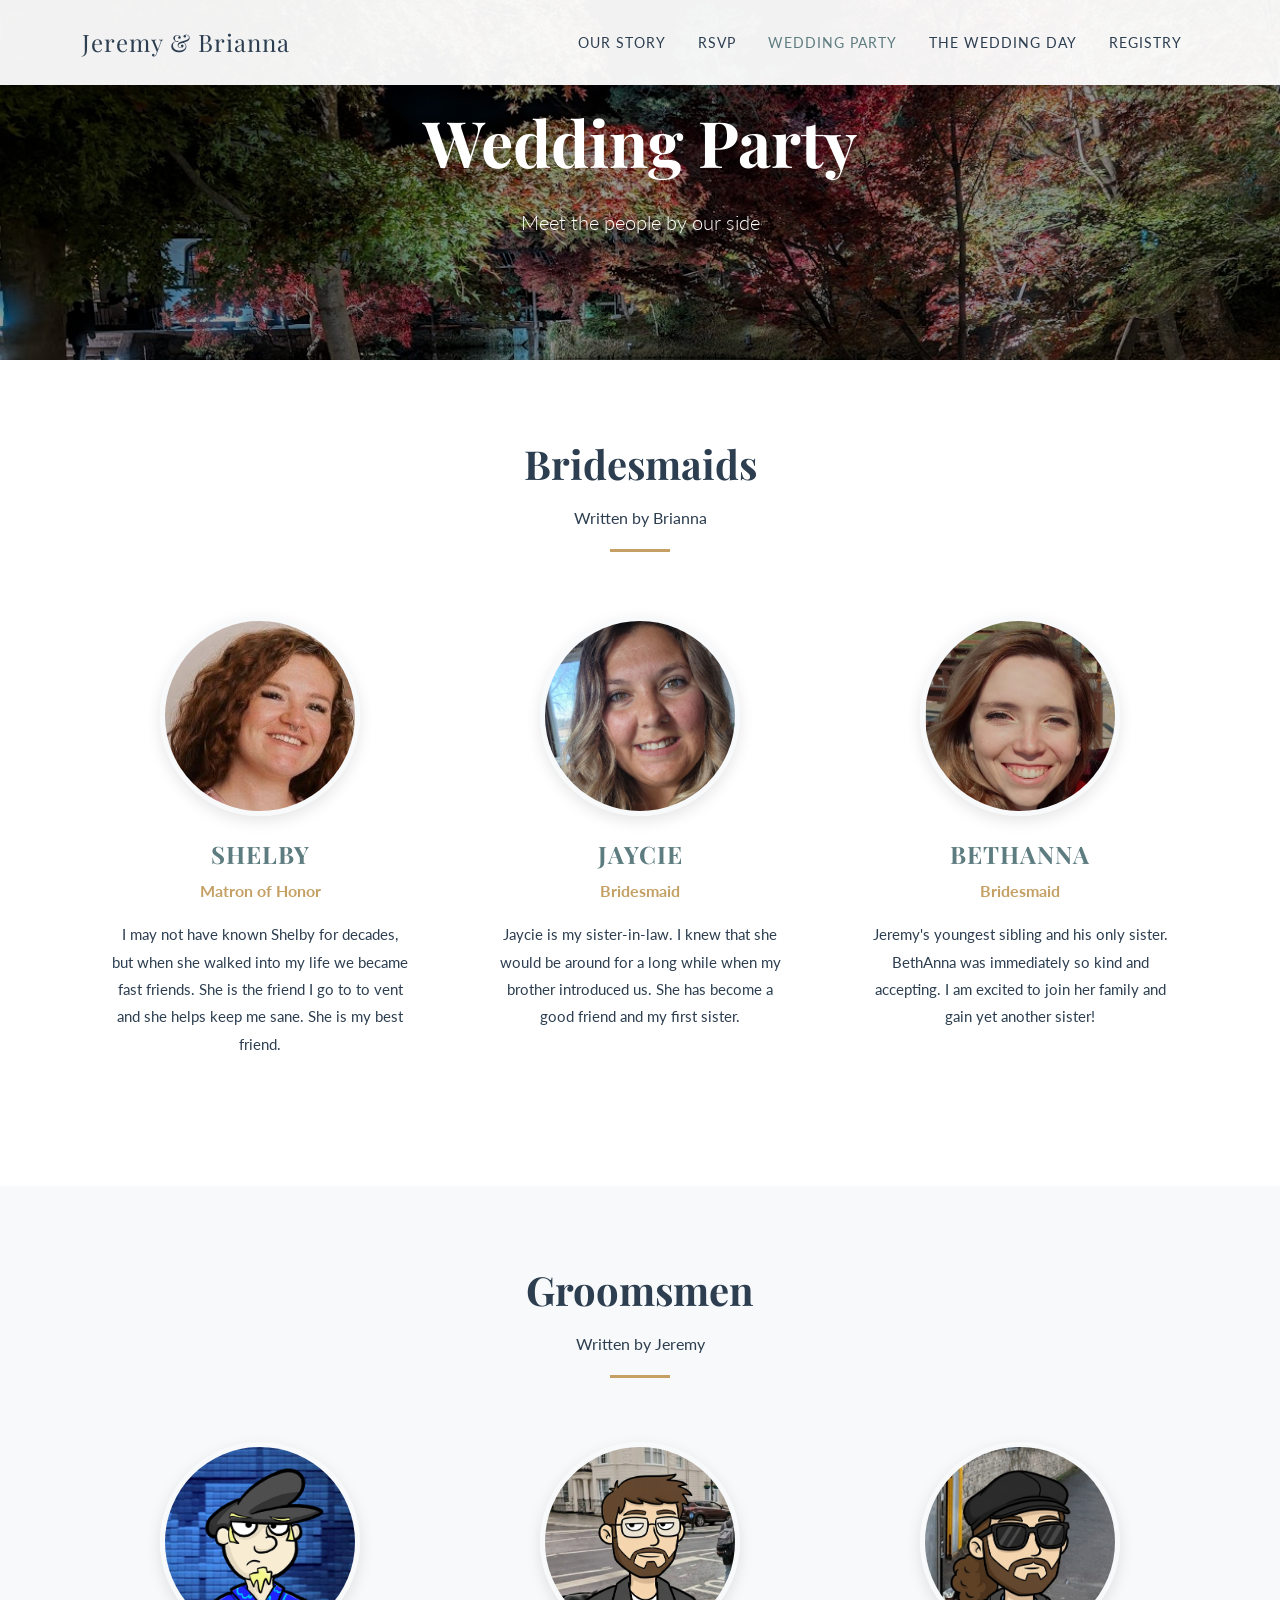
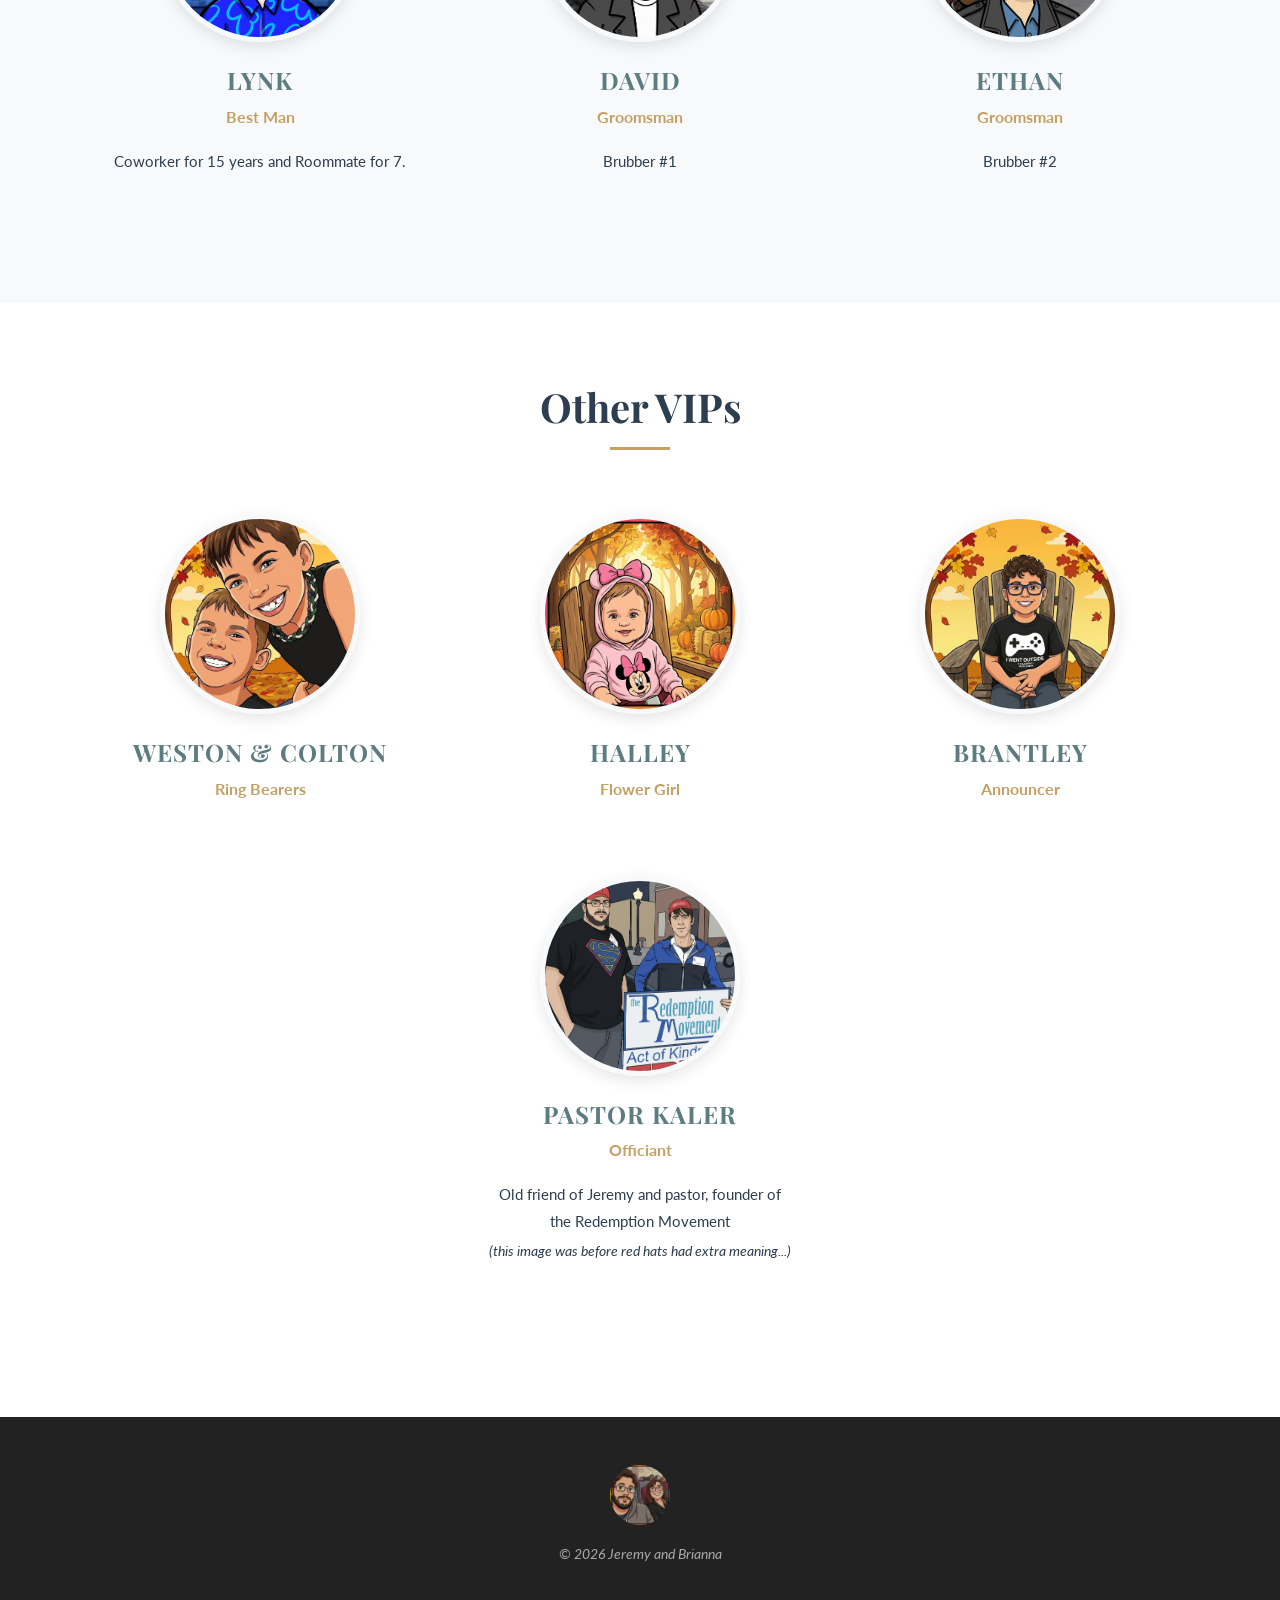
<file: wedding-party.html>
<!DOCTYPE html>
<html lang="en">
<head>
    <meta charset="UTF-8">
    <meta name="viewport" content="width=device-width, initial-scale=1.0">
    <title>Jeremy and Brianna - Wedding Party</title>

    <!-- Bootstrap 5 CSS -->
    <link href="https://cdn.jsdelivr.net/npm/bootstrap@5.3.0/dist/css/bootstrap.min.css" rel="stylesheet">

    <!-- Custom Fonts -->
    <link rel="preconnect" href="https://fonts.googleapis.com">
    <link rel="preconnect" href="https://fonts.gstatic.com" crossorigin>
    <link href="https://fonts.googleapis.com/css2?family=Lato:wght@300;400;700&family=Playfair+Display:ital,wght@0,400;0,700;1,400&display=swap" rel="stylesheet">

    <!-- Custom Styles -->
    <link href="styles.css" rel="stylesheet">
    <style>
        .party-member {
            margin-bottom: 3rem;
            text-align: center;
        }
        .party-member img {
            width: 200px;
            height: 200px;
            object-fit: cover;
            border-radius: 50%;
            margin-bottom: 1.5rem;
            border: 5px solid var(--secondary-color);
            box-shadow: 0 5px 15px rgba(0,0,0,0.1);
        }
        .party-member h4 {
            color: var(--primary-color);
            margin-bottom: 0.5rem;
            text-transform: uppercase;
            letter-spacing: 1px;
        }
        .party-member .role {
            font-weight: 700;
            color: var(--accent-color);
            margin-bottom: 1rem;
            display: block;
        }
        .party-member p {
            font-size: 0.95rem;
            max-width: 300px;
            margin: 0 auto;
        }
    </style>
</head>
<body>
    <!-- Navigation -->
    <nav class="navbar navbar-expand-lg navbar-light fixed-top">
        <div class="container">
            <a class="navbar-brand" href="index.html">Jeremy & Brianna</a>
            <button class="navbar-toggler" type="button" data-bs-toggle="collapse" data-bs-target="#navbarNav">
                <span class="navbar-toggler-icon"></span>
            </button>
            <div class="collapse navbar-collapse" id="navbarNav">
                <ul class="navbar-nav ms-auto">
                    <li class="nav-item">
                        <a class="nav-link" href="index.html">Our Story</a>
                    </li>
                    <li class="nav-item">
                        <a class="nav-link" href="rsvp.html">RSVP</a>
                    </li>
                    <li class="nav-item">
                        <a class="nav-link active" href="wedding-party.html">Wedding Party</a>
                    </li>
                    <li class="nav-item">
                        <a class="nav-link" href="wedding-day.html">The Wedding Day</a>
                    </li>
                    <li class="nav-item">
                        <a class="nav-link" href="registry.html">Registry</a>
                    </li>
                </ul>
            </div>
        </div>
    </nav>

    <!-- Hero Section -->
    <header class="hero-section" style="height: 40vh; min-height: 300px; background-image: url('assets/Japan-Header-2.jpg');">
        <div class="hero-overlay"></div>
        <div class="hero-content">
            <h1 class="hero-title">Wedding Party</h1>
            <p class="lead">Meet the people by our side</p>
        </div>
    </header>

    <!-- Bridesmaids -->
    <section class="section-padding bg-white">
        <div class="container">
            <div class="section-title">
                <h2>Bridesmaids</h2>
                <p>Written by Brianna</p>
            </div>

            <div class="row g-4 justify-content-center">
                <div class="col-md-4">
                    <div class="party-member">
                        <img src="assets/Shelby.png" alt="Shelby">
                        <h4>Shelby</h4>
                        <span class="role">Matron of Honor</span>
                        <p>I may not have known Shelby for decades, but when she walked into my life we became fast friends. She is the friend I go to to vent and she helps keep me sane. She is my best friend.</p>
                    </div>
                </div>
                <div class="col-md-4">
                    <div class="party-member">
                        <img src="assets/Jaycie.png" alt="Jaycie">
                        <h4>Jaycie</h4>
                        <span class="role">Bridesmaid</span>
                        <p>Jaycie is my sister-in-law. I knew that she would be around for a long while when my brother introduced us. She has become a good friend and my first sister.</p>
                    </div>
                </div>
                <div class="col-md-4">
                    <div class="party-member">
                        <img src="assets/BethAnna.png" alt="BethAnna">
                        <h4>BethAnna</h4>
                        <span class="role">Bridesmaid</span>
                        <p>Jeremy's youngest sibling and his only sister. BethAnna was immediately so kind and accepting. I am excited to join her family and gain yet another sister!</p>
                    </div>
                </div>
            </div>
        </div>
    </section>

    <!-- Groomsmen -->
    <section class="section-padding bg-light">
        <div class="container">
            <div class="section-title">
                <h2>Groomsmen</h2>
                <p>Written by Jeremy</p>
            </div>

            <div class="row g-4 justify-content-center">
                <div class="col-md-4">
                    <div class="party-member">
                        <img src="assets/Lynk.png" alt="Lynk">
                        <h4>Lynk</h4>
                        <span class="role">Best Man</span>
                        <p>Coworker for 15 years and Roommate for 7.</p>
                    </div>
                </div>
                <div class="col-md-4">
                    <div class="party-member">
                        <img src="assets/david-toon.png" alt="David">
                        <h4>David</h4>
                        <span class="role">Groomsman</span>
                        <p>Brubber #1</p>
                    </div>
                </div>
                <div class="col-md-4">
                    <div class="party-member">
                        <img src="assets/ethan-toon.png" alt="Ethan">
                        <h4>Ethan</h4>
                        <span class="role">Groomsman</span>
                        <p>Brubber #2</p>
                    </div>
                </div>
            </div>
        </div>
    </section>

    <!-- Other VIPs -->
    <section class="section-padding bg-white">
        <div class="container">
            <div class="section-title">
                <h2>Other VIPs</h2>
            </div>

            <div class="row g-4 justify-content-center">
                <div class="col-md-4">
                    <div class="party-member">
                        <img src="assets/weston-and-colton.jpeg" alt="Weston and Colton">
                        <h4>Weston & Colton</h4>
                        <span class="role">Ring Bearers</span>
                    </div>
                </div>
                <div class="col-md-4">
                    <div class="party-member">
                        <img src="assets/fall-theme.jpg" alt="Halley">
                        <h4>Halley</h4>
                        <span class="role">Flower Girl</span>
                    </div>
                </div>
                <div class="col-md-4">
                    <div class="party-member">
                        <img src="assets/brantley.jpeg" alt="Brantley">
                        <h4>Brantley</h4>
                        <span class="role">Announcer</span>
                    </div>
                </div>
                <div class="col-md-4">
                    <div class="party-member">
                        <img src="assets/Kaler.jpg" alt="Kaler">
                        <h4>Pastor Kaler</h4>
                        <span class="role">Officiant</span>
                        <p>Old friend of Jeremy and pastor, founder of the Redemption Movement</p> <p></p> <i><small>(this image was before red hats had extra meaning...)</p>
                    </div>
                </div>
            </div>
        </div>
    </section>

    <!-- Footer -->
    <footer>
        <div class="container">
            <img src="assets/jeremy-brianna-toon.png" alt="Cartoon" class="footer-icon rounded-circle">
            <p class="mb-0">&copy; 2026 Jeremy and Brianna</p>
        </div>
    </footer>

    <!-- Bootstrap 5 JS Bundle -->
    <script src="https://cdn.jsdelivr.net/npm/bootstrap@5.3.0/dist/js/bootstrap.bundle.min.js"></script>
</body>
</html>
</file>
<file: styles.css>
:root {
    --primary-color: #5d7c80;
    --secondary-color: #f8f9fa;
    --accent-color: #c5a065;
    --text-dark: #2c3e50;
    --text-light: #ffffff;
    --font-heading: 'Playfair Display', serif;
    --font-body: 'Lato', sans-serif;
}

body {
    font-family: var(--font-body);
    color: var(--text-dark);
    line-height: 1.8;
    background-color: #fff;
}

h1, h2, h3, h4, h5, h6 {
    font-family: var(--font-heading);
    font-weight: 700;
}

/* Navbar */
.navbar {
    background-color: rgba(255, 255, 255, 0.95);
    box-shadow: 0 2px 10px rgba(0,0,0,0.1);
    transition: all 0.3s;
    padding: 1rem 0;
}

.navbar-brand {
    font-family: var(--font-heading);
    font-size: 1.5rem;
    color: var(--text-dark) !important;
    letter-spacing: 1px;
}

.nav-link {
    font-size: 0.9rem;
    text-transform: uppercase;
    letter-spacing: 1px;
    color: var(--text-dark) !important;
    font-weight: 400;
    padding: 0.5rem 1rem !important;
}

.nav-link:hover, .nav-link.active {
    color: var(--primary-color) !important;
}

/* Hero Section */
.hero-section {
    position: relative;
    height: 100vh;
    min-height: 600px;
    background-image: url('assets/Proposal.jpg');
    /* Hide native background rendering to use pseudo-element for parallax */
    background-size: 0 0 !important;
    background-repeat: no-repeat !important;
    background-attachment: scroll !important; 
    
    display: flex;
    align-items: center;
    justify-content: center;
    color: white;
    text-align: center;
}

.hero-section::before {
    content: '';
    position: fixed;
    top: 0;
    left: 0;
    width: 100vw;
    height: 100vh;
    background-image: inherit; /* INHERITS the background image from parent! */
    background-size: cover;
    background-position: center;
    z-index: -1;
    pointer-events: none;
    will-change: transform;
}

.hero-overlay {
    position: absolute;
    top: 0;
    left: 0;
    width: 100%;
    height: 100%;
    background: rgba(0, 0, 0, 0.4);
}

.hero-content {
    position: relative;
    z-index: 2;
    padding: 2rem;
    max-width: 800px;
}

.hero-subtitle {
    font-size: 1.2rem;
    letter-spacing: 3px;
    text-transform: uppercase;
    margin-bottom: 1rem;
    display: block;
}

.hero-title {
    font-size: 4rem;
    margin-bottom: 1.5rem;
    line-height: 1.2;
}

.hero-date {
    font-size: 1.5rem;
    font-family: var(--font-heading);
    font-style: italic;
    margin-top: 1rem;
    display: block;
}

/* Section General */
.section-padding {
    padding: 5rem 0;
}

.section-title {
    text-align: center;
    margin-bottom: 4rem;
    position: relative;
}

.section-title h2 {
    font-size: 2.5rem;
    color: var(--text-dark);
    margin-bottom: 1rem;
}

.section-title::after {
    content: '';
    display: block;
    width: 60px;
    height: 3px;
    background-color: var(--accent-color);
    margin: 1rem auto 0;
}

/* Timeline */
.timeline {
    position: relative;
    max-width: 1000px;
    margin: 0 auto;
}

.timeline::after {
    content: '';
    position: absolute;
    width: 2px;
    background-color: var(--primary-color);
    top: 0;
    bottom: 0;
    left: 50%;
    margin-left: -1px;
}

.timeline-item {
    padding: 10px 40px;
    position: relative;
    background-color: inherit;
    width: 50%;
}

.timeline-item.left {
    left: 0;
    text-align: right;
}

.timeline-item.right {
    left: 50%;
    text-align: left;
}

.timeline-content {
    padding: 20px 30px;
    background-color: white;
    position: relative;
    border-radius: 6px;
    box-shadow: 0 5px 20px rgba(0,0,0,0.05);
    transition: transform 0.3s;
}

.timeline-content:hover {
    transform: translateY(-5px);
}

.timeline-date {
    font-weight: 700;
    color: var(--primary-color);
    margin-bottom: 0.5rem;
    display: block;
    text-transform: uppercase;
    letter-spacing: 1px;
    font-size: 0.9rem;
}

/* Timeline Dots */
.timeline-item::after {
    content: '';
    position: absolute;
    width: 20px;
    height: 20px;
    right: -10px;
    background-color: white;
    border: 4px solid var(--accent-color);
    top: 25px;
    border-radius: 50%;
    z-index: 1;
}

.timeline-item.right::after {
    left: -10px;
}

/* Proposal Section */
.proposal-section {
    background-color: var(--secondary-color);
}

.proposal-card {
    background: white;
    padding: 2rem;
    height: 100%;
    border-radius: 8px;
    box-shadow: 0 5px 15px rgba(0,0,0,0.05);
    text-align: center;
}

.proposal-card img {
    width: 100%;
    height: 250px;
    object-fit: cover;
    border-radius: 4px;
    margin-bottom: 1.5rem;
}

.proposal-card h4 {
    margin-bottom: 1rem;
    color: var(--primary-color);
}

.quote-box {
    border-left: 4px solid var(--accent-color);
    padding-left: 1.5rem;
    margin: 2rem 0;
    font-style: italic;
    color: #555;
    background: #fff;
    padding: 2rem;
    border-radius: 0 8px 8px 0;
    box-shadow: 0 5px 15px rgba(0,0,0,0.03);
}

/* Footer */
footer {
    background-color: #222;
    color: #aaa;
    padding: 3rem 0;
    text-align: center;
}

.footer-icon {
    width: 60px;
    margin-bottom: 1rem;
    opacity: 0.8;
}

/* Responsive */
@media (max-width: 767px) {
    .timeline::after {
        left: 31px;
    }
    
    .timeline-item {
        width: 100%;
        padding-left: 70px;
        padding-right: 25px;
    }
    
    .timeline-item.left, .timeline-item.right {
        left: 0;
        text-align: left;
    }
    
    .timeline-item::after {
        left: 21px;
    }
    
    .hero-title {
        font-size: 2.5rem;
    }
}
</file>
